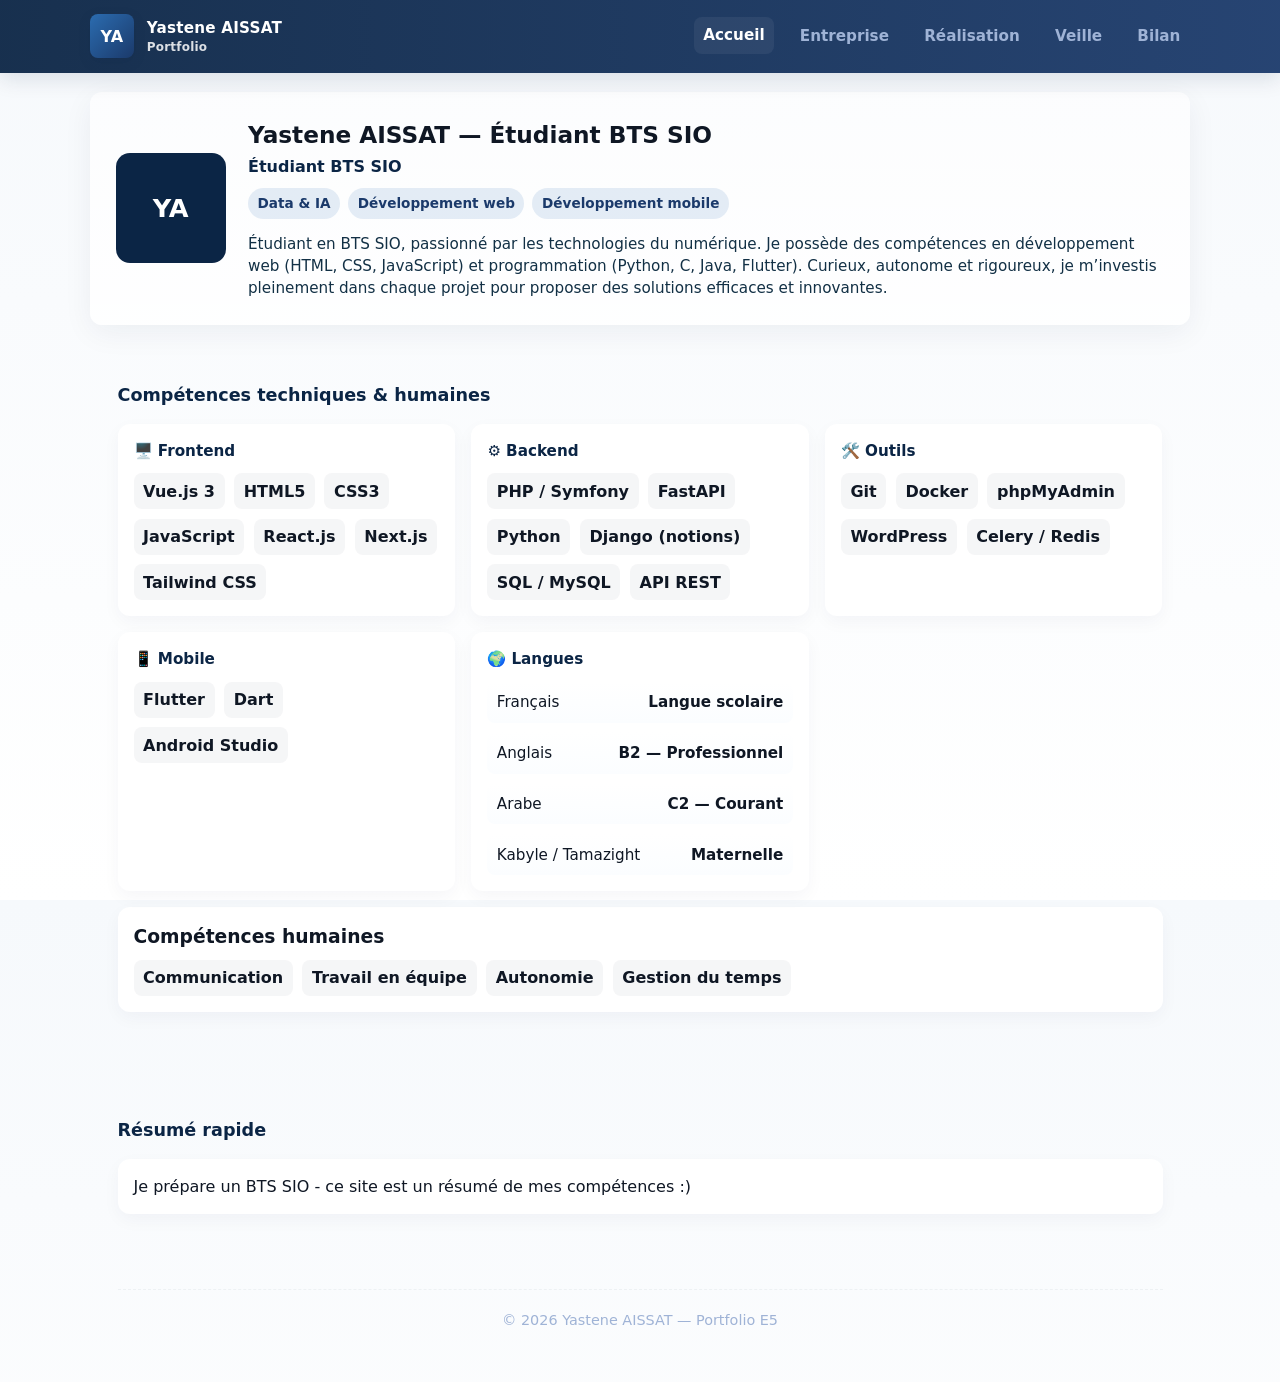
<file: index.html>
<!doctype html>
<html lang="fr">
<head>
  <meta charset="utf-8" />
  <meta name="viewport" content="width=device-width,initial-scale=1" />
  <title>Portfolio — Accueil</title>
  <link rel="stylesheet" href="style.css">
</head>
<body>
  <nav class="navbar" role="navigation" aria-label="main navigation">
    <div class="nav-inner">
      <div class="brand">
        <div class="logo">YA</div>
        <div>
          <div style="font-size:0.95rem">Yastene AISSAT</div>
          <div style="font-size:0.75rem;color:rgba(255,255,255,0.85)">Portfolio</div>
        </div>
      </div>

      <div class="nav-links" role="menubar">
        <a href="index.html" class="active">Accueil</a>
        <a href="entreprise.html">Entreprise</a>
        <a href="realisations.html">Réalisation</a>
        <a href="veille.html">Veille</a>
        <a href="bilan.html">Bilan</a>
      </div>
    </div>
  </nav>

  <main class="hero container">
    <div class="hero-card">
      <div class="avatar">YA</div>
      <div class="hero-info">
        <h1>Yastene AISSAT — Étudiant BTS SIO</h1>
        <p class="lead">Étudiant BTS SIO</p>

        <div class="chips" aria-hidden="true">
          <span class="chip">Data & IA</span>
          <span class="chip">Développement web</span>
          <span class="chip">Développement mobile</span>
        </div>

        <div style="margin-top:0.9rem;font-size:0.95rem;color:#123045">
          <p> Étudiant en BTS SIO, passionné par les technologies du numérique. Je possède des compétences en développement web (HTML, CSS, JavaScript) et programmation (Python, C, Java, Flutter). Curieux, autonome et rigoureux, je m’investis pleinement dans chaque projet pour proposer des solutions efficaces et innovantes.</p>
        </div>
      </div>
    </div>

    <div class="section container" style="margin-top:1.1rem">
      <h2>Compétences techniques & humaines</h2>
      <div style="margin-top:0.6rem;display:grid;grid-template-columns:repeat(3,1fr);gap:1rem" class="skills-grid">

        <div class="card">
          <h3 style="margin-bottom:0.7rem;color:var(--navy);font-size:0.95rem">🖥️ Frontend</h3>
          <div class="kv">
            <div class="item">Vue.js 3</div>
            <div class="item">HTML5</div>
            <div class="item">CSS3</div>
            <div class="item">JavaScript</div>
            <div class="item">React.js</div>
            <div class="item">Next.js</div>
            <div class="item">Tailwind CSS</div>
          </div>
        </div>

        <div class="card">
          <h3 style="margin-bottom:0.7rem;color:var(--navy);font-size:0.95rem">⚙️ Backend</h3>
          <div class="kv">
            <div class="item">PHP / Symfony</div>
            <div class="item">FastAPI</div>
            <div class="item">Python</div>
            <div class="item">Django (notions)</div>
            <div class="item">SQL / MySQL</div>
            <div class="item">API REST</div>
          </div>
        </div>

        <div class="card">
          <h3 style="margin-bottom:0.7rem;color:var(--navy);font-size:0.95rem">🛠️ Outils</h3>
          <div class="kv">
            <div class="item">Git</div>
            <div class="item">Docker</div>
            <div class="item">phpMyAdmin</div>
            <div class="item">WordPress</div>
            <div class="item">Celery / Redis</div>
          </div>
        </div>

        <div class="card">
          <h3 style="margin-bottom:0.7rem;color:var(--navy);font-size:0.95rem">📱 Mobile</h3>
          <div class="kv">
            <div class="item">Flutter</div>
            <div class="item">Dart</div>
            <div class="item">Android Studio</div>
          </div>
        </div>
        <div class="card">
          <h3 style="margin-bottom:0.7rem;color:var(--navy);font-size:0.95rem">🌍 Langues</h3>
          <div class="info-list">
            <div class="info-item"><span>Français</span><strong>Langue scolaire</strong></div>
            <div class="info-item"><span>Anglais</span><strong>B2 — Professionnel</strong></div>
            <div class="info-item"><span>Arabe</span><strong>C2 — Courant</strong></div>
            <div class="info-item"><span>Kabyle / Tamazight</span><strong>Maternelle</strong></div>
          </div>
        </div>

      </div>

      <div class="card" style="margin-top:1rem">
        <h3>Compétences humaines</h3>
        <div style="margin-top:0.6rem" class="kv">
          <div class="item">Communication</div>
          <div class="item">Travail en équipe</div>
          <div class="item">Autonomie</div>
          <div class="item">Gestion du temps</div>
        </div>
      </div>
    </div>

    <div class="section container">
      <h2>Résumé rapide</h2>
      <div class="card" style="margin-top:0.6rem">
        <p>Je prépare un BTS SIO - ce site est un résumé de mes compétences :)</p>
      </div>
    </div>

    <div class="footer container">
      © <span id="year"></span> Yastene AISSAT — Portfolio E5
    </div>
  </main>
  

  <script>
    document.getElementById('year').textContent = new Date().getFullYear();
  </script>
</body>
</html>
</file>
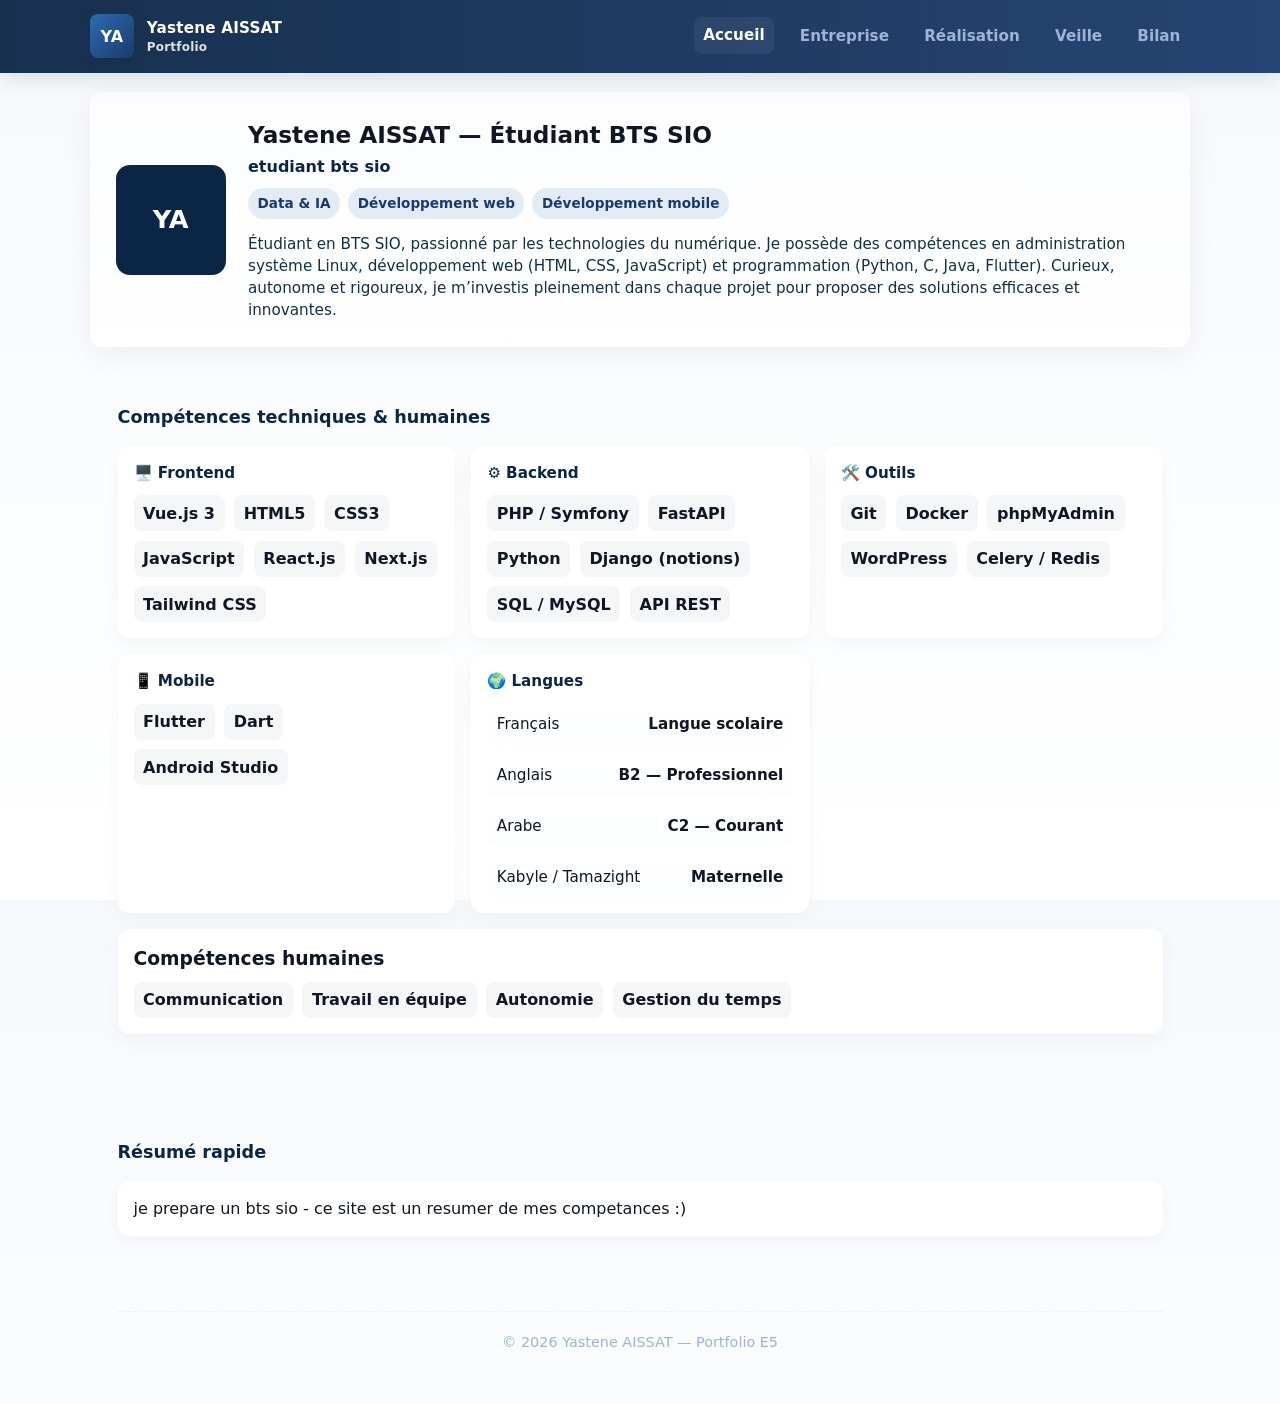
<file: Portfolio-main/index.html>
<!doctype html>
<html lang="fr">
<head>
  <meta charset="utf-8" />
  <meta name="viewport" content="width=device-width,initial-scale=1" />
  <title>Portfolio — Accueil</title>
  <link rel="stylesheet" href="style.css">
</head>
<body>
  <nav class="navbar" role="navigation" aria-label="main navigation">
    <div class="nav-inner">
      <div class="brand">
        <div class="logo">YA</div>
        <div>
          <div style="font-size:0.95rem">Yastene AISSAT</div>
          <div style="font-size:0.75rem;color:rgba(255,255,255,0.85)">Portfolio</div>
        </div>
      </div>

      <div class="nav-links" role="menubar">
        <a href="index.html" class="active">Accueil</a>
        <a href="entreprise.html">Entreprise</a>
        <a href="realisations.html">Réalisation</a>
        <a href="veille.html">Veille</a>
        <a href="bilan.html">Bilan</a>
      </div>
    </div>
  </nav>

  <main class="hero container">
    <div class="hero-card">
      <div class="avatar">YA</div>
      <div class="hero-info">
        <h1>Yastene AISSAT — Étudiant BTS SIO</h1>
        <p class="lead">etudiant bts sio  </p>

        <div class="chips" aria-hidden="true">
          <span class="chip">Data & IA</span>
          <span class="chip">Développement web</span>
          <span class="chip">Développement mobile</span>
        </div>

        <div style="margin-top:0.9rem;font-size:0.95rem;color:#123045">
          <p> Étudiant en BTS SIO, passionné par les technologies du numérique. Je possède des compétences en administration système Linux, développement web (HTML, CSS, JavaScript) et programmation (Python, C, Java, Flutter). Curieux, autonome et rigoureux, je m’investis pleinement dans chaque projet pour proposer des solutions efficaces et innovantes.</p>
        </div>
      </div>
    </div>

    <div class="section container" style="margin-top:1.1rem">
      <h2>Compétences techniques & humaines</h2>
      <div style="margin-top:0.6rem;display:grid;grid-template-columns:repeat(3,1fr);gap:1rem" class="skills-grid">

        <div class="card">
          <h3 style="margin-bottom:0.7rem;color:var(--navy);font-size:0.95rem">🖥️ Frontend</h3>
          <div class="kv">
            <div class="item">Vue.js 3</div>
            <div class="item">HTML5</div>
            <div class="item">CSS3</div>
            <div class="item">JavaScript</div>
            <div class="item">React.js</div>
            <div class="item">Next.js</div>
            <div class="item">Tailwind CSS</div>
          </div>
        </div>

        <div class="card">
          <h3 style="margin-bottom:0.7rem;color:var(--navy);font-size:0.95rem">⚙️ Backend</h3>
          <div class="kv">
            <div class="item">PHP / Symfony</div>
            <div class="item">FastAPI</div>
            <div class="item">Python</div>
            <div class="item">Django (notions)</div>
            <div class="item">SQL / MySQL</div>
            <div class="item">API REST</div>
          </div>
        </div>

        <div class="card">
          <h3 style="margin-bottom:0.7rem;color:var(--navy);font-size:0.95rem">🛠️ Outils</h3>
          <div class="kv">
            <div class="item">Git</div>
            <div class="item">Docker</div>
            <div class="item">phpMyAdmin</div>
            <div class="item">WordPress</div>
            <div class="item">Celery / Redis</div>
          </div>
        </div>

        <div class="card">
          <h3 style="margin-bottom:0.7rem;color:var(--navy);font-size:0.95rem">📱 Mobile</h3>
          <div class="kv">
            <div class="item">Flutter</div>
            <div class="item">Dart</div>
            <div class="item">Android Studio</div>
          </div>
        </div>
        <div class="card">
          <h3 style="margin-bottom:0.7rem;color:var(--navy);font-size:0.95rem">🌍 Langues</h3>
          <div class="info-list">
            <div class="info-item"><span>Français</span><strong>Langue scolaire</strong></div>
            <div class="info-item"><span>Anglais</span><strong>B2 — Professionnel</strong></div>
            <div class="info-item"><span>Arabe</span><strong>C2 — Courant</strong></div>
            <div class="info-item"><span>Kabyle / Tamazight</span><strong>Maternelle</strong></div>
          </div>
        </div>

      </div>

      <div class="card" style="margin-top:1rem">
        <h3>Compétences humaines</h3>
        <div style="margin-top:0.6rem" class="kv">
          <div class="item">Communication</div>
          <div class="item">Travail en équipe</div>
          <div class="item">Autonomie</div>
          <div class="item">Gestion du temps</div>
        </div>
      </div>
    </div>

    <div class="section container">
      <h2>Résumé rapide</h2>
      <div class="card" style="margin-top:0.6rem">
        <p>je prepare un bts sio - ce site est un resumer de mes competances    :) </p>
        
      </div>
    </div>

    <div class="footer container">
      © <span id="year"></span> Yastene AISSAT — Portfolio E5
    </div>
  </main>
  

  <script>
    document.getElementById('year').textContent = new Date().getFullYear();
  </script>
</body>
</html>
</file>
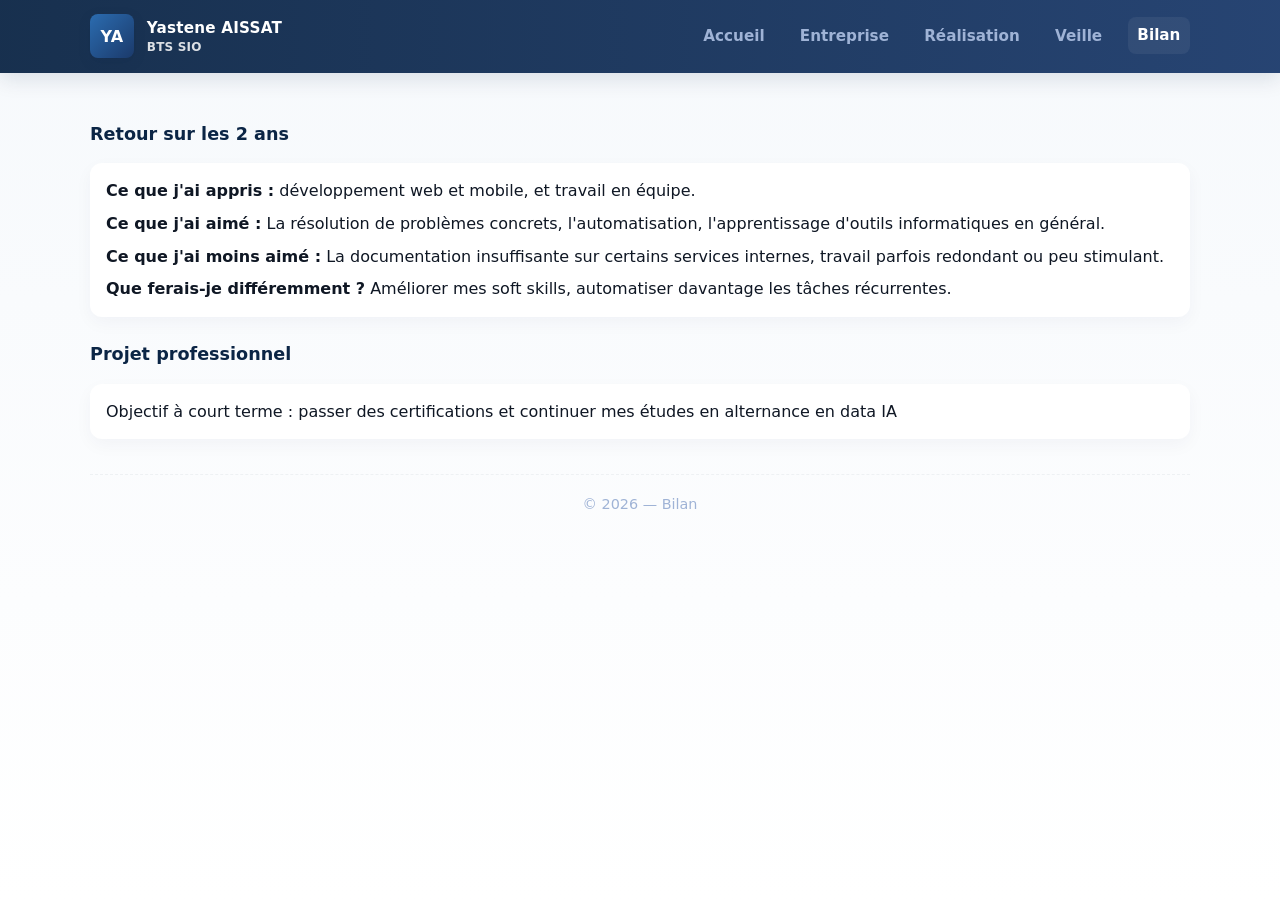
<file: bilan.html>
<!doctype html>
<html lang="fr">
<head>
  <meta charset="utf-8" />
  <meta name="viewport" content="width=device-width,initial-scale=1" />
  <title>Portfolio — Bilan</title>
  <link rel="stylesheet" href="style.css">
</head>
<body>
  <nav class="navbar">
    <div class="nav-inner">
      <div class="brand">
        <div class="logo">YA</div>
        <div><div style="font-size:0.95rem">Yastene AISSAT</div><div style="font-size:0.75rem;color:rgba(255,255,255,0.85)">BTS SIO</div></div>
      </div>

      <div class="nav-links">
        <a href="index.html">Accueil</a>
        <a href="entreprise.html">Entreprise</a>
        <a href="realisations.html">Réalisation</a>
        <a href="veille.html">Veille</a>
        <a href="bilan.html" class="active">Bilan</a>
      </div>
    </div>
  </nav>

  <main class="container" style="padding-top:96px">
    <div class="section">
      <h2>Retour sur les 2 ans</h2>
      <div class="card" style="margin-top:0.6rem">
        <p><strong>Ce que j'ai appris :</strong> développement web et mobile, et travail en équipe.</p>

        <p style="margin-top:0.6rem"><strong>Ce que j'ai aimé :</strong> La résolution de problèmes concrets, l'automatisation, l'apprentissage d'outils informatiques en général.</p>

        <p style="margin-top:0.6rem"><strong>Ce que j'ai moins aimé :</strong> La documentation insuffisante sur certains services internes, travail parfois redondant ou peu stimulant.</p>

        <p style="margin-top:0.6rem"><strong>Que ferais-je différemment ?</strong> Améliorer mes soft skills, automatiser davantage les tâches récurrentes.</p>
      </div>
    </div>

    <div class="section">
      <h2>Projet professionnel</h2>
      <div class="card" style="margin-top:0.6rem">
        <p>Objectif à court terme : passer des certifications et continuer mes études en alternance en data IA </p>
      </div>
    </div>

    <div class="footer">
      © <span id="year5"></span> — Bilan
    </div>
  </main>

  <script>document.getElementById('year5').textContent = new Date().getFullYear();</script>
</body>
</html>
</file>
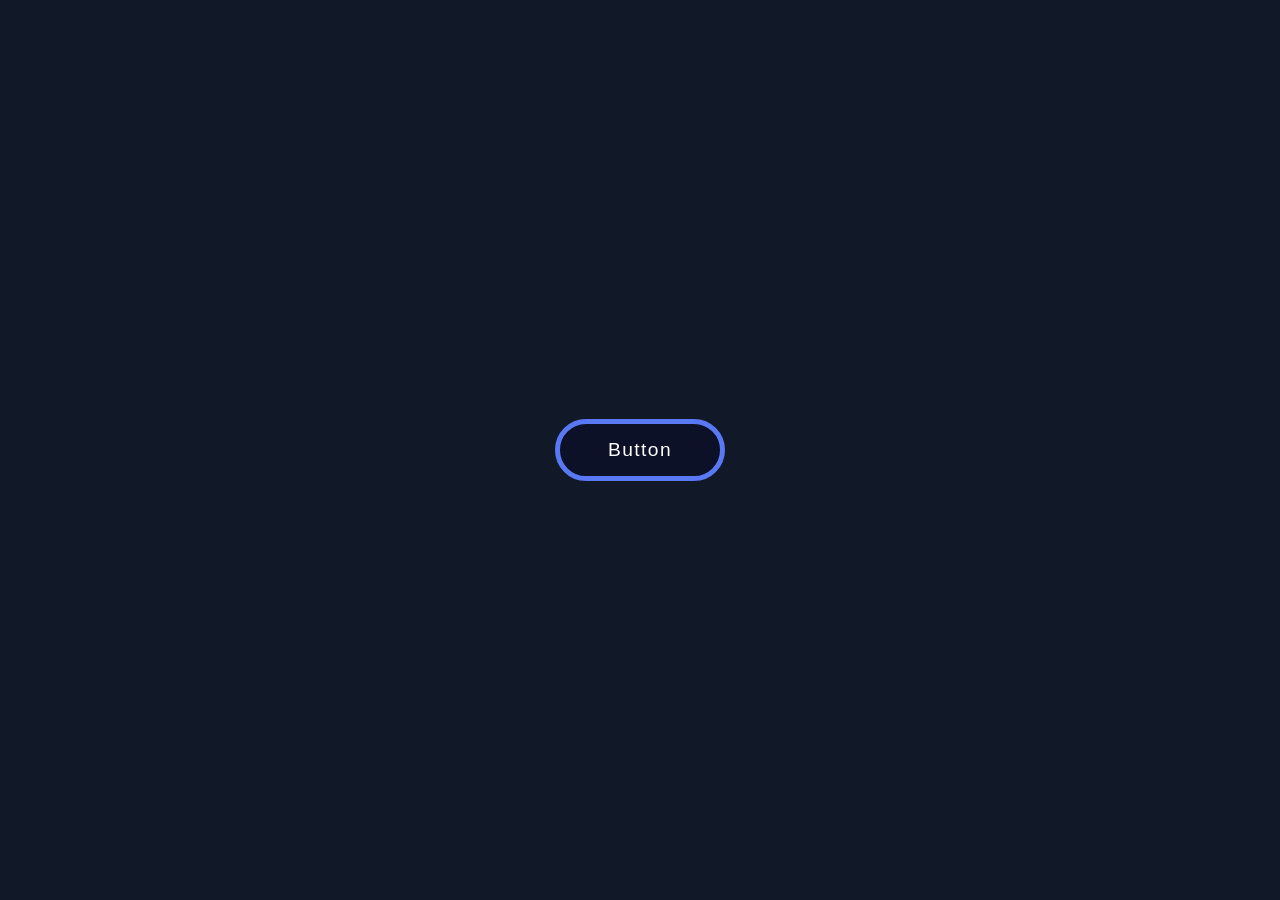
<file: buzer.html>
﻿<!DOCTYPE html>
<html lang="en">
<head>
  <meta charset="UTF-8" />
  <meta name="viewport" content="width=device-width, initial-scale=1.0" />
  <title>Voltage Button</title>
  <style>
    body {
      display: flex;
      align-items: center;
      justify-content: center;
      min-height: 100vh;
      margin: 0;
      background: #111827;
    }

    .voltage-button {
      position: relative;
      display: inline-block;
    }

    .voltage-button button {
      color: white;
      background: #0D1127;
      padding: 1rem 3rem;
      border-radius: 5rem;
      border: 5px solid #5978F3;
      font-size: 1.2rem;
      line-height: 1em;
      letter-spacing: 0.075em;
      transition: background 0.3s;
      z-index: 1;
      position: relative;
    }

    .voltage-button button:hover {
      cursor: pointer;
      background: #0F1C53;
    }

    .voltage-button button:hover + svg,
    .voltage-button button:hover + svg + .dots {
      opacity: 1;
    }

    .voltage-button svg {
      display: block;
      position: absolute;
      top: -0.75em;
      left: -0.25em;
      width: calc(100% + 0.5em);
      height: calc(100% + 1.5em);
      pointer-events: none;
      opacity: 0;
      transition: opacity 0.4s;
      transition-delay: 0.1s;
      z-index: 0;
    }

    .voltage-button svg path {
      stroke-dasharray: 100;
      filter: url("#glow");
    }

    .voltage-button svg path.line-1 {
      stroke: #f6de8d;
      stroke-dashoffset: 0;
      animation: spark-1 3s linear infinite;
    }

    .voltage-button svg path.line-2 {
      stroke: #6bfeff;
      stroke-dashoffset: 500;
      animation: spark-2 3s linear infinite;
    }

    .voltage-button .dots {
      opacity: 0;
      transition: opacity 0.3s;
      transition-delay: 0.4s;
      position: absolute;
      inset: 0;
      pointer-events: none;
    }

    .voltage-button .dots .dot {
      width: 1rem;
      height: 1rem;
      background: white;
      border-radius: 100%;
      position: absolute;
      opacity: 0;
    }

    .voltage-button .dots .dot-1 {
      top: 0;
      left: 20%;
      animation: fly-up 3s linear infinite;
    }

    .voltage-button .dots .dot-2 {
      top: 0;
      left: 55%;
      animation: fly-up 3s linear infinite;
      animation-delay: 0.5s;
    }

    .voltage-button .dots .dot-3 {
      top: 0;
      left: 80%;
      animation: fly-up 3s linear infinite;
      animation-delay: 1s;
    }

    .voltage-button .dots .dot-4 {
      bottom: 0;
      left: 30%;
      animation: fly-down 3s linear infinite;
      animation-delay: 2.5s;
    }

    .voltage-button .dots .dot-5 {
      bottom: 0;
      left: 65%;
      animation: fly-down 3s linear infinite;
      animation-delay: 1.5s;
    }

    @keyframes spark-1 {
      to { stroke-dashoffset: -1000; }
    }

    @keyframes spark-2 {
      to { stroke-dashoffset: -500; }
    }

    @keyframes fly-up {
      0% { opacity: 0; transform: translateY(0) scale(0.2); }
      5% { opacity: 1; transform: translateY(-1.5rem) scale(0.4); }
      10%, 100% { opacity: 0; transform: translateY(-3rem) scale(0.2); }
    }

    @keyframes fly-down {
      0% { opacity: 0; transform: translateY(0) scale(0.2); }
      5% { opacity: 1; transform: translateY(1.5rem) scale(0.4); }
      10%, 100% { opacity: 0; transform: translateY(3rem) scale(0.2); }
    }
  </style>
</head>
<body>
  <!-- From Uiverse.io by Pradeepsaranbishnoi -->
  <div class="voltage-button">
    <button>Button</button>
    <svg version="1.1" xmlns="http://www.w3.org/2000/svg" x="0px" y="0px" viewBox="0 0 234.6 61.3" preserveAspectRatio="none" xml:space="preserve">
      <filter id="glow">
        <feGaussianBlur class="blur" result="coloredBlur" stdDeviation="2" />
        <feTurbulence type="fractalNoise" baseFrequency="0.075" numOctaves="0.3" result="turbulence" />
        <feDisplacementMap in="SourceGraphic" in2="turbulence" scale="30" xChannelSelector="R" yChannelSelector="G" result="displace" />
        <feMerge>
          <feMergeNode in="coloredBlur" />
          <feMergeNode in="coloredBlur" />
          <feMergeNode in="coloredBlur" />
          <feMergeNode in="displace" />
          <feMergeNode in="SourceGraphic" />
        </feMerge>
      </filter>
      <path class="voltage line-1" d="m216.3 51.2c-3.7 0-3.7-1.1-7.3-1.1-3.7 0-3.7 6.8-7.3 6.8-3.7 0-3.7-4.6-7.3-4.6-3.7 0-3.7 3.6-7.3 3.6-3.7 0-3.7-0.9-7.3-0.9-3.7 0-3.7-2.7-7.3-2.7-3.7 0-3.7 7.8-7.3 7.8-3.7 0-3.7-4.9-7.3-4.9-3.7 0-3.7-7.8-7.3-7.8-3.7 0-3.7-1.1-7.3-1.1-3.7 0-3.7 3.1-7.3 3.1-3.7 0-3.7 10.9-7.3 10.9-3.7 0-3.7-12.5-7.3-12.5-3.7 0-3.7 4.6-7.3 4.6-3.7 0-3.7 4.5-7.3 4.5-3.7 0-3.7 3.6-7.3 3.6-3.7 0-3.7-10-7.3-10-3.7 0-3.7-0.4-7.3-0.4-3.7 0-3.7 2.3-7.3 2.3-3.7 0-3.7 7.1-7.3 7.1-3.7 0-3.7-11.2-7.3-11.2-3.7 0-3.7 3.5-7.3 3.5-3.7 0-3.7 3.6-7.3 3.6-3.7 0-3.7-2.9-7.3-2.9-3.7 0-3.7 8.4-7.3 8.4-3.7 0-3.7-14.6-7.3-14.6-3.7 0-3.7 5.8-7.3 5.8-2.2 0-3.8-0.4-5.5-1.5-1.8-1.1-1.8-2.9-2.9-4.8-1-1.8 1.9-2.7 1.9-4.8 0-3.4-2.1-3.4-2.1-6.8s-9.9-3.4-9.9-6.8 8-3.4 8-6.8c0-2.2 2.1-2.4 3.1-4.2 1.1-1.8 0.2-3.9 2-5 1.8-1 3.1-7.9 5.3-7.9 3.7 0 3.7 0.9 7.3 0.9 3.7 0 3.7 6.7 7.3 6.7 3.7 0 3.7-1.8 7.3-1.8 3.7 0 3.7-0.6 7.3-0.6 3.7 0 3.7-7.8 7.3-7.8h7.3c3.7 0 3.7 4.7 7.3 4.7 3.7 0 3.7-1.1 7.3-1.1 3.7 0 3.7 11.6 7.3 11.6 3.7 0 3.7-2.6 7.3-2.6 3.7 0 3.7-12.9 7.3-12.9 3.7 0 3.7 10.9 7.3 10.9 3.7 0 3.7 1.3 7.3 1.3 3.7 0 3.7-8.7 7.3-8.7 3.7 0 3.7 11.5 7.3 11.5 3.7 0 3.7-1.4 7.3-1.4 3.7 0 3.7-2.6 7.3-2.6 3.7 0 3.7-5.8 7.3-5.8 3.7 0 3.7-1.3 7.3-1.3 3.7 0 3.7 6.6 7.3 6.6s3.7-9.3 7.3-9.3c3.7 0 3.7 0.2 7.3 0.2 3.7 0 3.7 8.5 7.3 8.5 3.7 0 3.7 0.2 7.3 0.2 3.7 0 3.7-1.5 7.3-1.5 3.7 0 3.7 1.6 7.3 1.6s3.7-5.1 7.3-5.1c2.2 0 0.6 9.6 2.4 10.7s4.1-2 5.1-0.1c1 1.8 10.3 2.2 10.3 4.3 0 3.4-10.7 3.4-10.7 6.8s1.2 3.4 1.2 6.8 1.9 3.4 1.9 6.8c0 2.2 7.2 7.7 6.2 9.5-1.1 1.8-12.3-6.5-14.1-5.5-1.7 0.9-0.1 6.2-2.2 6.2z" fill="transparent" stroke="#fff" />
      <path class="voltage line-2" d="m216.3 52.1c-3 0-3-0.5-6-0.5s-3 3-6 3-3-2-6-2-3 1.6-6 1.6-3-0.4-6-0.4-3-1.2-6-1.2-3 3.4-6 3.4-3-2.2-6-2.2-3-3.4-6-3.4-3-0.5-6-0.5-3 1.4-6 1.4-3 4.8-6 4.8-3-5.5-6-5.5-3 2-6 2-3 2-6 2-3 1.6-6 1.6-3-4.4-6-4.4-3-0.2-6-0.2-3 1-6 1-3 3.1-6 3.1-3-4.9-6-4.9-3 1.5-6 1.5-3 1.6-6 1.6-3-1.3-6-1.3-3 3.7-6 3.7-3-6.4-6-6.4-3 2.5-6 2.5h-6c-3 0-3-0.6-6-0.6s-3-1.4-6-1.4-3 0.9-6 0.9-3 4.3-6 4.3-3-3.5-6-3.5c-2.2 0-3.4-1.3-5.2-2.3-1.8-1.1-3.6-1.5-4.6-3.3s-4.4-3.5-4.4-5.7c0-3.4 0.4-3.4 0.4-6.8s2.9-3.4 2.9-6.8-0.8-3.4-0.8-6.8c0-2.2 0.3-4.2 1.3-5.9 1.1-1.8 0.8-6.2 2.6-7.3 1.8-1 5.5-2 7.7-2 3 0 3 2 6 2s3-0.5 6-0.5 3 5.1 6 5.1 3-1.1 6-1.1 3-5.6 6-5.6 3 4.8 6 4.8 3 0.6 6 0.6 3-3.8 6-3.8 3 5.1 6 5.1 3-0.6 6-0.6 3-1.2 6-1.2 3-2.6 6-2.6 3-0.6 6-0.6 3 2.9 6 2.9 3-4.1 6-4.1 3 0.1 6 0.1 3 3.7 6 3.7 3 0.1 6 0.1 3-0.6 6-0.6 3 0.7 6 0.7 3-2.2 6-2.2 3 4.4 6 4.4 3-1.7 6-1.7 3-4 6-4 3 4.7 6 4.7 3-0.5 6-0.5 3-0.8 6-0.8 3-3.8 6-3.8 3 6.3 6 6.3 3-4.8 6-4.8 3 1.9 6 1.9 3-1.9 6-1.9 3 1.3 6 1.3c2.2 0 5-0.5 6.7 0.5 1.8 1.1 2.4 4 3.5 5.8 1 1.8 0.3 3.7 0.3 5.9 0 3.4 3.4 3.4 3.4 6.8s-3.3 3.4-3.3 6.8 4 3.4 4 6.8c0 2.2-6 2.7-7 4.4-1.1 1.8 1.1 6.7-0.7 7.7-1.6 0.8-4.7-1.1-6.8-1.1z" fill="transparent" stroke="#fff" />
    </svg>
    <div class="dots">
      <div class="dot dot-1"></div>
      <div class="dot dot-2"></div>
      <div class="dot dot-3"></div>
      <div class="dot dot-4"></div>
      <div class="dot dot-5"></div>
    </div>
  </div>
</body>
</html>
</file>
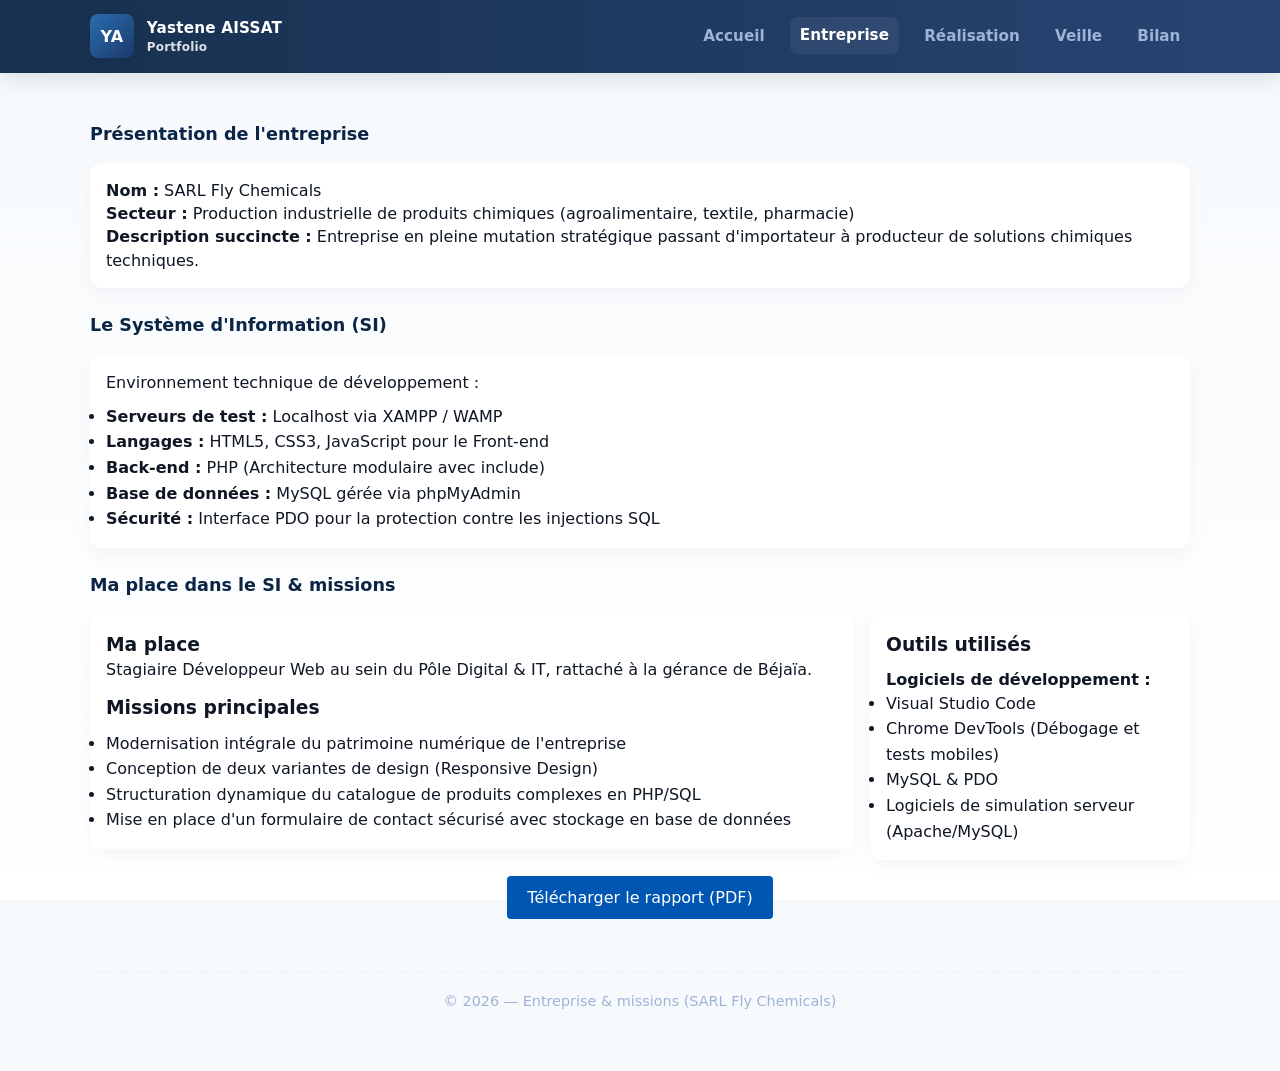
<file: entreprise.html>
<!doctype html>
<html lang="fr">
<head>
  <meta charset="utf-8" />
  <meta name="viewport" content="width=device-width,initial-scale=1" />
  <title>Portfolio — Entreprise</title>
  <link rel="stylesheet" href="style.css">
</head>
<body>
  <nav class="navbar" role="navigation">
    <div class="nav-inner">
      <div class="brand">
        <div class="logo">YA</div>
        <div>
          <div style="font-size:0.95rem">Yastene AISSAT</div>
          <div style="font-size:0.75rem;color:rgba(255,255,255,0.85)">Portfolio</div>
        </div>
      </div>

      <div class="nav-links">
        <a href="index.html">Accueil</a>
        <a href="entreprise.html" class="active">Entreprise</a>
        <a href="realisations.html">Réalisation</a>
        <a href="veille.html">Veille</a>
        <a href="bilan.html">Bilan</a>
      </div>
    </div>
  </nav>

  <main class="container" style="padding-top:96px;">
    <div class="section">
      <h2>Présentation de l'entreprise</h2>
      <div class="card" style="margin-top:0.6rem">
        <p><strong>Nom :</strong> SARL Fly Chemicals </p>
        <p><strong>Secteur :</strong> Production industrielle de produits chimiques (agroalimentaire, textile, pharmacie) </p>
        <p><strong>Description succincte :</strong> Entreprise en pleine mutation stratégique passant d'importateur à producteur de solutions chimiques techniques.</p>
      </div>
    </div>

    <div class="section">
      <h2>Le Système d'Information (SI)</h2>
      <div class="card" style="margin-top:0.6rem">
        <p>Environnement technique de développement :</p>
        <ul style="margin-top:0.6rem;line-height:1.6">
          <li><strong>Serveurs de test :</strong> Localhost via XAMPP / WAMP </li>
          <li><strong>Langages :</strong> HTML5, CSS3, JavaScript pour le Front-end </li>
          <li><strong>Back-end :</strong> PHP (Architecture modulaire avec include) </li>
          <li><strong>Base de données :</strong> MySQL gérée via phpMyAdmin </li>
          <li><strong>Sécurité :</strong> Interface PDO pour la protection contre les injections SQL </li>
        </ul>
      </div>
    </div>

    <div class="section">
      <h2>Ma place dans le SI & missions</h2>
      <div class="grid-2" style="margin-top:0.6rem">
        <div class="card">
          <h3>Ma place</h3>
          <p>Stagiaire Développeur Web au sein du Pôle Digital & IT, rattaché à la gérance de Béjaïa.</p>

          <h3 style="margin-top:0.8rem">Missions principales</h3>
          <ul style="margin-top:0.6rem;line-height:1.6">
            <li>Modernisation intégrale du patrimoine numérique de l'entreprise </li>
            <li>Conception de deux variantes de design (Responsive Design) </li>
            <li>Structuration dynamique du catalogue de produits complexes en PHP/SQL </li>
            <li>Mise en place d'un formulaire de contact sécurisé avec stockage en base de données</li>
          </ul>
        </div>

        <aside class="card">
          <h3>Outils utilisés</h3>
          <div style="margin-top:0.6rem">
            <p><strong>Logiciels de développement :</strong></p>
            <ul style="line-height:1.6">
              <li>Visual Studio Code </li>
              <li>Chrome DevTools (Débogage et tests mobiles) </li>
              <li>MySQL & PDO </li>
              <li>Logiciels de simulation serveur (Apache/MySQL) </li>
            </ul>
          </div>
        </aside>
      </div>
    </div>


        <div style="padding: 1rem; text-align: center;">
          <a href="rapport de stage.pdf" download style="text-decoration: none; color: white; background: #0056b3; padding: 10px 20px; border-radius: 4px; display: inline-block;">
            Télécharger le rapport (PDF)
          </a>
        </div>
      </div>
    </div>

    <div class="footer">
      © <span id="year2"></span> — Entreprise & missions (SARL Fly Chemicals)
    </div>
  </main>

  <script>document.getElementById('year2').textContent = new Date().getFullYear();</script>
  
</body>
</html>
</file>
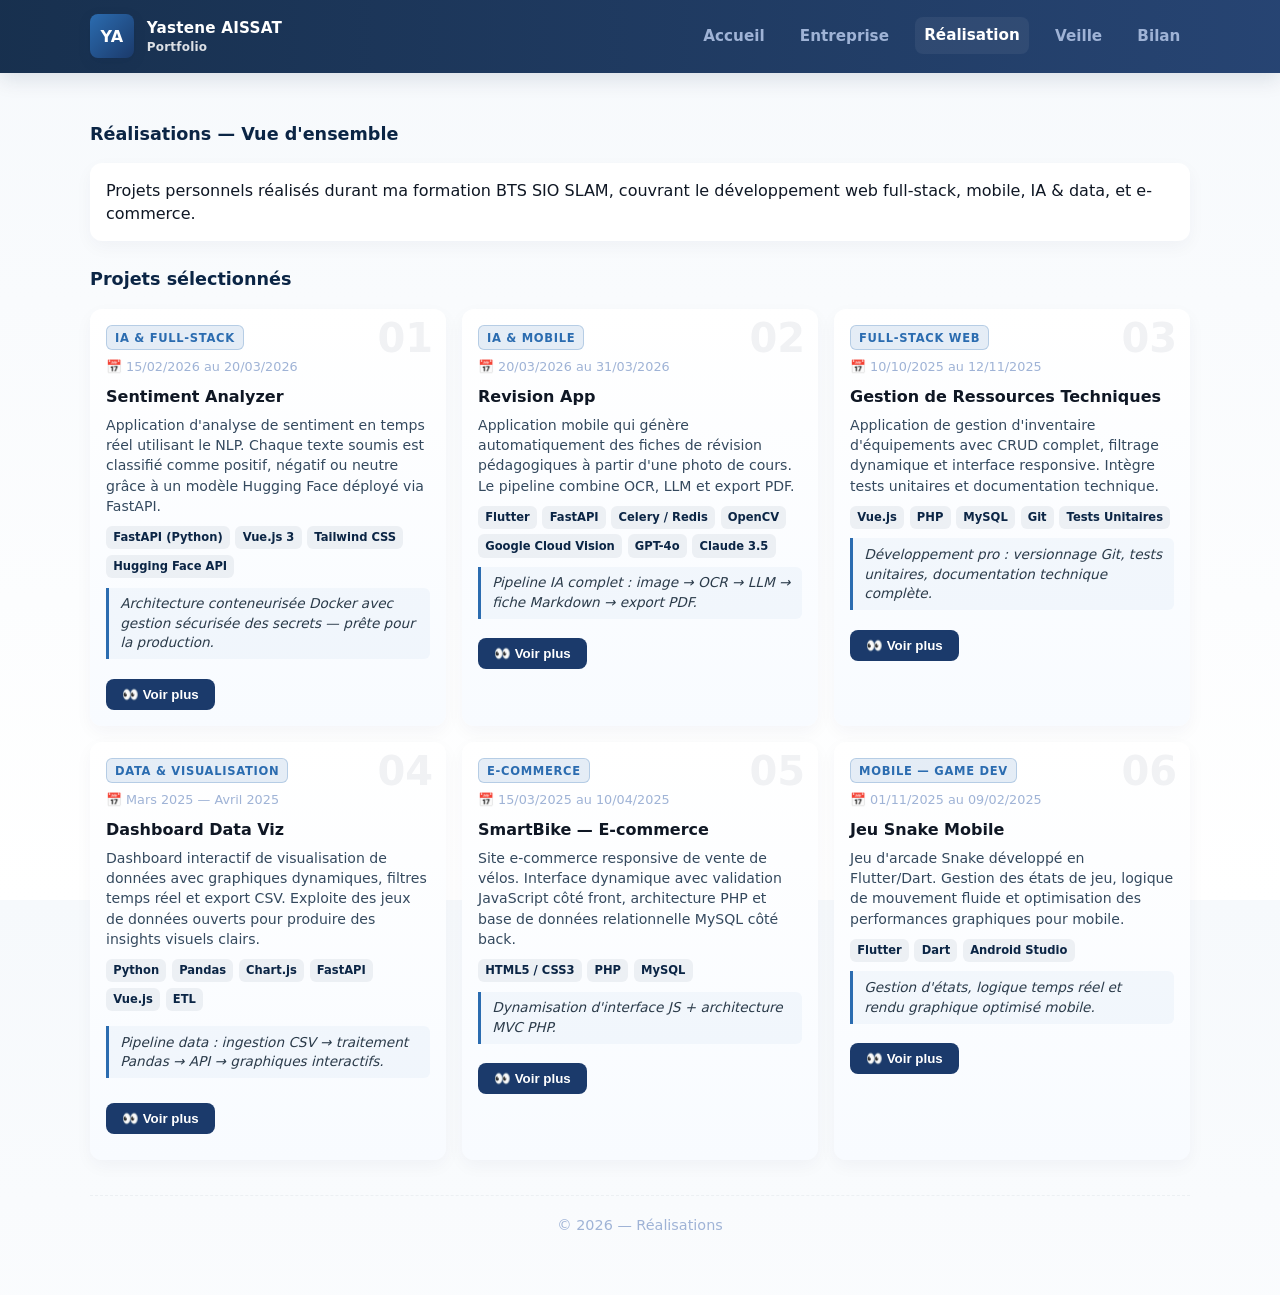
<file: realisations.html>
<!doctype html>
<html lang="fr">
<head>
  <meta charset="utf-8" />
  <meta name="viewport" content="width=device-width,initial-scale=1" />
  <title>Portfolio — Réalisations</title>
  <link rel="stylesheet" href="style.css">
  <style>
    .project-badge {
      display: inline-block;
      font-size: 0.72rem;
      font-weight: 700;
      letter-spacing: 0.06em;
      text-transform: uppercase;
      background: rgba(43,108,176,0.12);
      color: var(--accent);
      border: 1px solid rgba(43,108,176,0.25);
      border-radius: 6px;
      padding: 0.2rem 0.5rem;
      margin-bottom: 0.5rem;
    }
    .project-date {
      font-size: 0.8rem;
      color: var(--muted);
      margin-bottom: 0.5rem;
      display: flex;
      align-items: center;
      gap: 0.3rem;
    }
    .project-tags {
      display: flex;
      flex-wrap: wrap;
      gap: 0.35rem;
      margin: 0.6rem 0;
    }
    .project-tag {
      font-size: 0.72rem;
      font-weight: 600;
      background: rgba(11,37,69,0.06);
      color: var(--navy);
      border-radius: 6px;
      padding: 0.2rem 0.45rem;
    }
    .project-quote {
      border-left: 3px solid var(--accent);
      padding: 0.4rem 0.7rem;
      font-style: italic;
      font-size: 0.85rem;
      color: #2b3b4a;
      margin: 0.6rem 0;
      background: rgba(43,108,176,0.04);
      border-radius: 0 6px 6px 0;
    }
    .project-num {
      position: absolute;
      top: 0.6rem;
      right: 0.8rem;
      font-size: 2.5rem;
      font-weight: 900;
      color: rgba(11,37,69,0.06);
      line-height: 1;
      pointer-events: none;
    }
    .project {
      position: relative;
      overflow: hidden;
    }
    .projects {
      display: grid;
      grid-template-columns: repeat(3, 1fr);
      gap: 1rem;
    }
    @media(max-width:900px){.projects{grid-template-columns:repeat(2,1fr)}}
    @media(max-width:600px){.projects{grid-template-columns:1fr}}
  </style>
</head>
<body>
  <nav class="navbar" role="navigation">
    <div class="nav-inner">
      <div class="brand">
        <div class="logo">YA</div>
        <div><div style="font-size:0.95rem">Yastene AISSAT</div><div style="font-size:0.75rem;color:rgba(255,255,255,0.85)">Portfolio</div></div>
      </div>
      <div class="nav-links">
        <a href="index.html">Accueil</a>
        <a href="entreprise.html">Entreprise</a>
        <a href="realisations.html" class="active">Réalisation</a>
        <a href="veille.html">Veille</a>
        <a href="bilan.html">Bilan</a>
      </div>
    </div>
  </nav>

  <main class="container" style="padding-top:96px">
    <div class="section">
      <h2>Réalisations — Vue d'ensemble</h2>
      <div class="card" style="margin-top:0.6rem">
        <p>Projets personnels réalisés durant ma formation BTS SIO SLAM, couvrant le développement web full-stack, mobile, IA & data, et e-commerce.</p>
      </div>
    </div>

    <div class="section">
      <h2>Projets sélectionnés</h2>
      <div class="projects" style="margin-top:0.6rem">

        <!-- Projet 1 — Sentiment Analyzer -->
        <article class="project card">
          <span class="project-num">01</span>
          <div class="project-badge">IA & Full-Stack</div>
          <div class="project-date">📅 15/02/2026 au 20/03/2026</div>
          <h3>Sentiment Analyzer</h3>
          <p style="font-size:0.88rem;color:#34495e;margin:0.4rem 0">Application d'analyse de sentiment en temps réel utilisant le NLP. Chaque texte soumis est classifié comme positif, négatif ou neutre grâce à un modèle Hugging Face déployé via FastAPI.</p>
          <div class="project-tags">
            <span class="project-tag">FastAPI (Python)</span>
            <span class="project-tag">Vue.js 3</span>
            <span class="project-tag">Tailwind CSS</span>
            <span class="project-tag">Hugging Face API</span>
          </div>
          <div class="project-quote">Architecture conteneurisée Docker avec gestion sécurisée des secrets — prête pour la production.</div>
          <button class="voir-plus" onclick="openPopup('popup-sentiment')">👀 Voir plus</button>

          <div id="popup-sentiment" class="popup" aria-hidden="true">
            <div class="popup-content">
              <span class="close" onclick="closePopup('popup-sentiment')">&times;</span>
              <h3>Sentiment Analyzer — Aperçu complet</h3>
              <div class="project-badge">IA & Full-Stack</div>
              <p style="margin-top:0.6rem">Application d'analyse de sentiment en temps réel utilisant le NLP.</p>
              <p style="margin-top:0.6rem;font-weight:600">📅 15/02/2026 au 20/03/2026</p>
              <p style="margin-top:0.6rem;font-weight:600">Rôle : Développement complet (backend IA + frontend)</p>
              <p style="margin-top:0.6rem;font-weight:600">Projet individuel</p>
              <div class="popup-section">
                <h4>🔑 Points clés</h4>
                <ul style="text-align:left;margin-top:0.5rem;line-height:1.8;font-size:0.9rem">
                  <li>→ Analyse NLP en temps réel (Positif / Négatif / Neutre)</li>
                  <li>→ Pipeline Hugging Face Inference API</li>
                  <li>→ Variables d'environnement sécurisées</li>
                  <li>→ Architecture microservices conteneurisée</li>
                </ul>
              </div>
              <div class="popup-section">
                <h4>📸 Aperçu visuel</h4>
                <div class="popup-images">
                  <img src="images/sentiment1.png" alt="Sentiment Analyzer image 1">
                  <img src="images/sentiment2.png" alt="Sentiment Analyzer image 2">
                </div>
              </div>
            </div>
          </div>
        </article>

        <!-- Projet 2 — Revision App -->
        <article class="project card">
          <span class="project-num">02</span>
          <div class="project-badge">IA & Mobile</div>
          <div class="project-date">📅 20/03/2026 au 31/03/2026</div>
          <h3>Revision App</h3>
          <p style="font-size:0.88rem;color:#34495e;margin:0.4rem 0">Application mobile qui génère automatiquement des fiches de révision pédagogiques à partir d'une photo de cours. Le pipeline combine OCR, LLM et export PDF.</p>
          <div class="project-tags">
            <span class="project-tag">Flutter</span>
            <span class="project-tag">FastAPI</span>
            <span class="project-tag">Celery / Redis</span>
            <span class="project-tag">OpenCV</span>
            <span class="project-tag">Google Cloud Vision</span>
            <span class="project-tag">GPT-4o</span>
            <span class="project-tag">Claude 3.5</span>
          </div>
          <div class="project-quote">Pipeline IA complet : image → OCR → LLM → fiche Markdown → export PDF.</div>
          <button class="voir-plus" onclick="openPopup('popup-revision')">👀 Voir plus</button>

          <div id="popup-revision" class="popup" aria-hidden="true">
            <div class="popup-content">
              <span class="close" onclick="closePopup('popup-revision')">&times;</span>
              <h3>Revision App — Aperçu complet</h3>
              <div class="project-badge">IA & Mobile</div>
              <p style="margin-top:0.6rem">Génération automatique de fiches de révision par photo de cours.</p>
              <p style="margin-top:0.6rem;font-weight:600">📅 20/03/2026 au 31/03/2026</p>
              <p style="margin-top:0.6rem;font-weight:600">Rôle : Développement complet (mobile + backend IA)</p>
              <p style="margin-top:0.6rem;font-weight:600">Projet individuel</p>
              <div class="popup-section">
                <h4>🔑 Pipeline IA</h4>
                <p style="font-size:0.9rem;margin-top:0.4rem">Image prise en photo → OCR (Google Cloud Vision / OpenCV) → LLM (GPT-4o / Claude 3.5) → Fiche Markdown → Export PDF</p>
              </div>
              <div class="popup-section">
                <h4>📸 Aperçu visuel</h4>
                <div class="popup-images">
                  <img src="images/revision1.png" alt="Revision App image 1">
                </div>
              </div>
            </div>
          </div>
        </article>

        <!-- Projet 3 — Gestion de Ressources Techniques -->
        <article class="project card">
          <span class="project-num">03</span>
          <div class="project-badge">Full-Stack Web</div>
          <div class="project-date">📅 10/10/2025 au 12/11/2025</div>
          <h3>Gestion de Ressources Techniques</h3>
          <p style="font-size:0.88rem;color:#34495e;margin:0.4rem 0">Application de gestion d'inventaire d'équipements avec CRUD complet, filtrage dynamique et interface responsive. Intègre tests unitaires et documentation technique.</p>
          <div class="project-tags">
            <span class="project-tag">Vue.js</span>
            <span class="project-tag">PHP</span>
            <span class="project-tag">MySQL</span>
            <span class="project-tag">Git</span>
            <span class="project-tag">Tests Unitaires</span>
          </div>
          <div class="project-quote">Développement pro : versionnage Git, tests unitaires, documentation technique complète.</div>
          <button class="voir-plus" onclick="openPopup('popup-gestion')">👀 Voir plus</button>

          <div id="popup-gestion" class="popup" aria-hidden="true">
            <div class="popup-content">
              <span class="close" onclick="closePopup('popup-gestion')">&times;</span>
              <h3>Gestion de Ressources Techniques — Aperçu complet</h3>
              <div class="project-badge">Full-Stack Web</div>
              <p style="margin-top:0.6rem">Application de gestion d'inventaire avec CRUD complet et interface responsive.</p>
              <p style="margin-top:0.6rem;font-weight:600">📅 10/10/2025 au 12/11/2025</p>
              <p style="margin-top:0.6rem;font-weight:600">Rôle : Développement full-stack</p>
              <p style="margin-top:0.6rem;font-weight:600">Compétences : Vue.js, PHP, MySQL, Git, Tests unitaires</p>
              <div class="popup-section">
                <h4>📸 Aperçu visuel</h4>
                <div class="popup-images">
                </div>
              </div>
            </div>
          </div>
        </article>

        <!-- Projet 4 — Data Viz -->
        <article class="project card">
          <span class="project-num">04</span>
          <div class="project-badge">Data & Visualisation</div>
          <div class="project-date">📅 Mars 2025 — Avril 2025</div>
          <h3>Dashboard Data Viz</h3>
          <p style="font-size:0.88rem;color:#34495e;margin:0.4rem 0">Dashboard interactif de visualisation de données avec graphiques dynamiques, filtres temps réel et export CSV. Exploite des jeux de données ouverts pour produire des insights visuels clairs.</p>
          <div class="project-tags">
            <span class="project-tag">Python</span>
            <span class="project-tag">Pandas</span>
            <span class="project-tag">Chart.js</span>
            <span class="project-tag">FastAPI</span>
            <span class="project-tag">Vue.js</span>
            <span class="project-tag">ETL</span
          </div>
          <div class="project-quote">Pipeline data : ingestion CSV → traitement Pandas → API → graphiques interactifs.</div>
          <button class="voir-plus" onclick="openPopup('popup-dataviz')">👀 Voir plus</button>

          <div id="popup-dataviz" class="popup" aria-hidden="true">
            <div class="popup-content">
              <span class="close" onclick="closePopup('popup-dataviz')">&times;</span>
              <h3>Dashboard Data Viz — Aperçu complet</h3>
              <div class="project-badge">Data & Visualisation</div>
              <p style="margin-top:0.6rem">Dashboard interactif de visualisation de données avec graphiques dynamiques.</p>
              <p style="margin-top:0.6rem;font-weight:600">📅 Mars 2025 — Avril 2025</p>
              <p style="margin-top:0.6rem;font-weight:600">Rôle : Développement complet (data pipeline + frontend)</p>
              <p style="margin-top:0.6rem;font-weight:600">Projet individuel</p>
              <div class="popup-section">
                <h4>🔑 Fonctionnalités</h4>
                <ul style="text-align:left;margin-top:0.5rem;line-height:1.8;font-size:0.9rem">
                  <li>→ Graphiques interactifs (barres, lignes, camembert)</li>
                  <li>→ Filtres dynamiques par période / catégorie</li>
                  <li>→ Export des données en CSV</li>
                  <li>→ API FastAPI pour servir les données</li>
                </ul>
              </div>
              <div class="popup-section">
                <h4>📸 Aperçu visuel</h4>
                <div class="popup-images">
                  <img src="images/data1.png" alt="Dashboard Data Viz image 1">
                  <img src="images/data2.png" alt="Dashboard Data Viz image 2">
                  <img src="images/data3.png" alt="Dashboard Data Viz image 3">
                  <img src="images/data4.png" alt="Dashboard Data Viz image 4">
                </div>
              </div>
            </div>
          </div>
        </article>

        <!-- Projet 5 — SmartBike -->
        <article class="project card">
          <span class="project-num">05</span>
          <div class="project-badge">E-Commerce</div>
          <div class="project-date">📅 15/03/2025 au 10/04/2025</div>
          <h3>SmartBike — E-commerce</h3>
          <p style="font-size:0.88rem;color:#34495e;margin:0.4rem 0">Site e-commerce responsive de vente de vélos. Interface dynamique avec validation JavaScript côté front, architecture PHP et base de données relationnelle MySQL côté back.</p>
          <div class="project-tags">
            <span class="project-tag">HTML5 / CSS3</span>
            <span class="project-tag">PHP</span>
            <span class="project-tag">MySQL</span>
          </div>
          <div class="project-quote">Dynamisation d'interface JS + architecture MVC PHP.</div>
          <button class="voir-plus" onclick="openPopup('popup-smartbike')">👀 Voir plus</button>

          <div id="popup-smartbike" class="popup" aria-hidden="true">
            <div class="popup-content">
              <span class="close" onclick="closePopup('popup-smartbike')">&times;</span>
              <h3>SmartBike — Aperçu complet</h3>
              <div class="project-badge">E-Commerce</div>
              <p style="margin-top:0.6rem">Plateforme e-commerce pour la vente de vélos et accessoires.</p>
              <p style="margin-top:0.6rem;font-weight:600">📅 15/03/2025 au 10/04/2025</p>
              <p style="margin-top:0.6rem;font-weight:600">Rôle : Développement back-end et intégration</p>
              <p style="margin-top:0.6rem;font-weight:600">Compétences : PHP, SQL, HTML, CSS</p>
              <div class="popup-section">
                <h4>📸 Aperçu visuel</h4>
                <div class="popup-images">
                  <img src="images/smart1.png" alt="SmartBike image 1">
                  <img src="images/smart2.png" alt="SmartBike image 2">
                  <img src="images/smart3.png" alt="SmartBike image 3">
                  <img src="images/smart4.png" alt="SmartBike image 4">
                </div>
              </div>
            </div>
          </div>
        </article>

        <!-- Projet 6 — Jeu Snake Mobile -->
        <article class="project card">
          <span class="project-num">06</span>
          <div class="project-badge">Mobile — Game Dev</div>
          <div class="project-date">📅 01/11/2025 au 09/02/2025</div>
          <h3>Jeu Snake Mobile</h3>
          <p style="font-size:0.88rem;color:#34495e;margin:0.4rem 0">Jeu d'arcade Snake développé en Flutter/Dart. Gestion des états de jeu, logique de mouvement fluide et optimisation des performances graphiques pour mobile.</p>
          <div class="project-tags">
            <span class="project-tag">Flutter</span>
            <span class="project-tag">Dart</span>
            <span class="project-tag">Android Studio</span>
          </div>
          <div class="project-quote">Gestion d'états, logique temps réel et rendu graphique optimisé mobile.</div>
          <button class="voir-plus" onclick="openPopup('popup-snake')">👀 Voir plus</button>

          <div id="popup-snake" class="popup" aria-hidden="true">
            <div class="popup-content">
              <span class="close" onclick="closePopup('popup-snake')">&times;</span>
              <h3>Jeu Snake Mobile — Aperçu complet</h3>
              <div class="project-badge">Mobile — Game Dev</div>
              <p style="margin-top:0.6rem">Jeu Snake mobile développé en Flutter/Dart.</p>
              <p style="margin-top:0.6rem;font-weight:600">📅 Mai 2025 — Juin 2025</p>
              <p style="margin-top:0.6rem;font-weight:600">Rôle : Développement complet — projet individuel</p>
              <p style="margin-top:0.6rem;font-weight:600">Durée : 3 semaines</p>
              <p style="margin-top:0.6rem;font-weight:600">Compétences : Flutter, Dart, Android Studio</p>
              <div class="popup-section">
                <h4>📸 Aperçu visuel</h4>
                <div class="popup-images">
                  <img src="images/snake1.png" alt="Jeu Snake Mobile image 1">
                  <img src="images/snake2.png" alt="Jeu Snake Mobile image 2">
                  <img src="images/snake3.png" alt="Jeu Snake Mobile image 3">
                  <img src="images/snake4.png" alt="Jeu Snake Mobile image 4">
                </div>
              </div>
            </div>
          </div>
        </article>



      </div>
    </div>

    <div class="footer">
      © <span id="year3"></span> — Réalisations
    </div>
  </main>

  <script>document.getElementById('year3').textContent = new Date().getFullYear();</script>
  <script>
    function openPopup(id){
      const p = document.getElementById(id);
      if(!p) return;
      p.classList.add('show');
      p.setAttribute('aria-hidden','false');
      document.body.classList.add('no-scroll');
    }
    function closePopup(id){
      const p = document.getElementById(id);
      if(!p) return;
      p.classList.remove('show');
      p.setAttribute('aria-hidden','true');
      setTimeout(()=>{
        if(!document.querySelector('.popup.show')) document.body.classList.remove('no-scroll');
      },200);
    }
    window.addEventListener('click', function(e){
      if(e.target.classList.contains('popup')){
        e.target.classList.remove('show');
        e.target.setAttribute('aria-hidden','true');
        if(!document.querySelector('.popup.show')) document.body.classList.remove('no-scroll');
      }
    });
    window.addEventListener('keydown', function(e){
      if(e.key==='Escape'){
        document.querySelectorAll('.popup.show').forEach(p=>{
          p.classList.remove('show');
          p.setAttribute('aria-hidden','true');
        });
        document.body.classList.remove('no-scroll');
      }
    });
  </script>
</body>
</html>
</file>
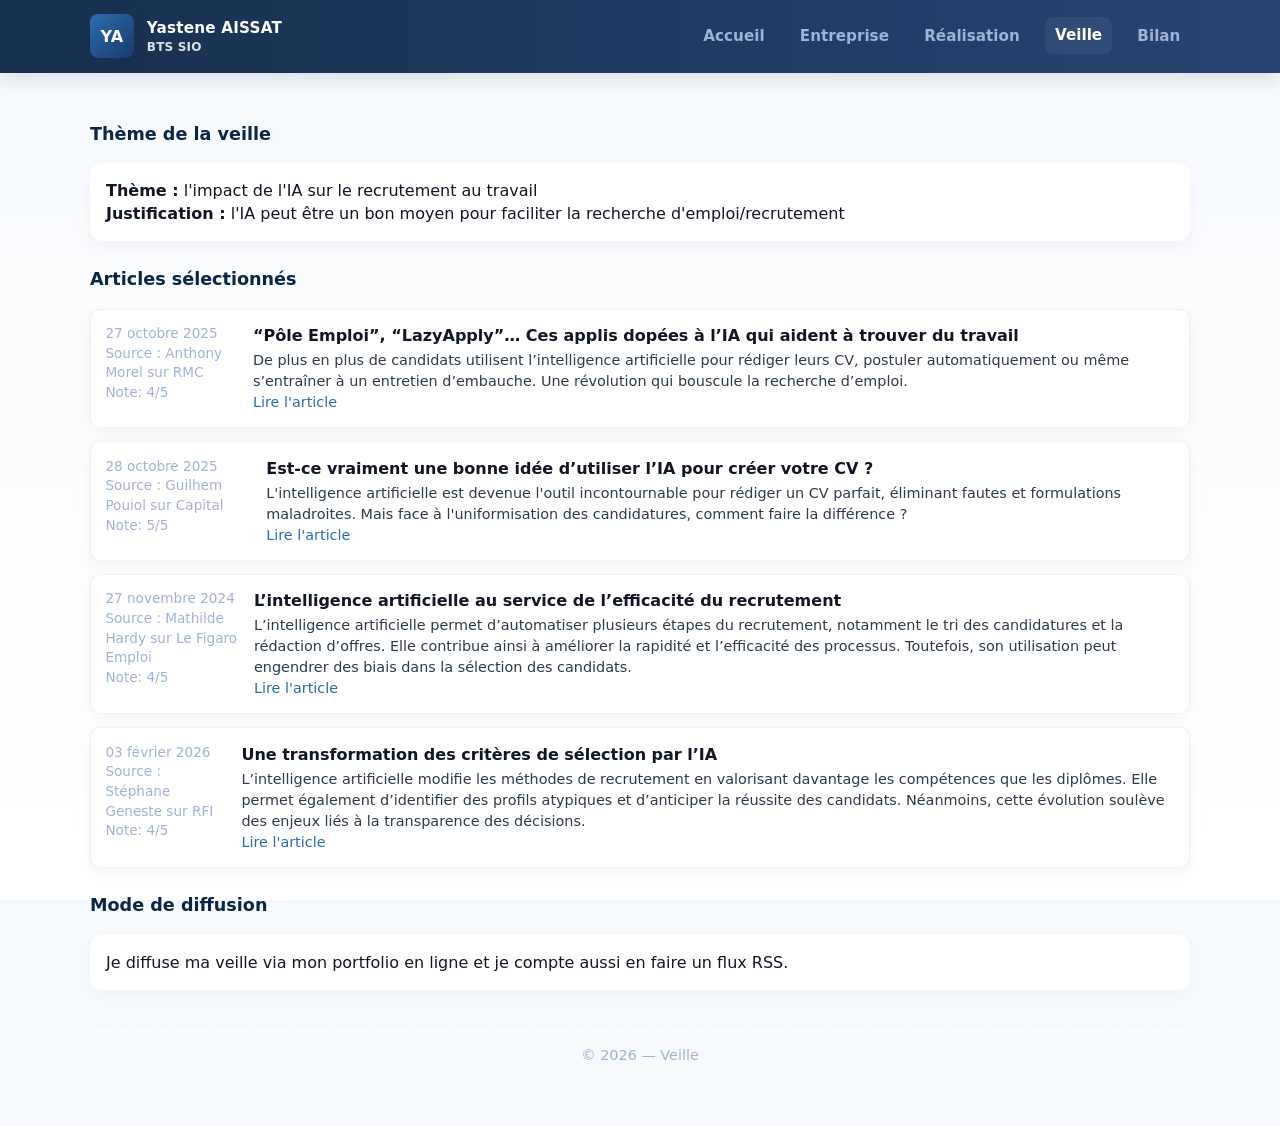
<file: veille.html>
<!--outil pour la veille-->
<!doctype html>

<html lang="fr">
<head>
  <meta charset="utf-8" />
  <meta name="viewport" content="width=device-width,initial-scale=1" />
  <title>Portfolio — Veille</title>
  <link rel="stylesheet" href="style.css">
</head>
<body>
  <nav class="navbar">
    <div class="nav-inner">
      <div class="brand">
        <div class="logo">YA</div>
        <div><div style="font-size:0.95rem">Yastene AISSAT</div><div style="font-size:0.75rem;color:rgba(255,255,255,0.85)">BTS SIO</div></div>
      </div>

      <div class="nav-links">
        <a href="index.html">Accueil</a>
        <a href="entreprise.html">Entreprise</a>
        <a href="realisations.html">Réalisation</a>
        <a href="veille.html" class="active">Veille</a>
        <a href="bilan.html">Bilan</a>
      </div>
    </div>
  </nav>

  <main class="container" style="padding-top:96px">
    <div class="section">
      <h2>Thème de la veille</h2>
      <div class="card" style="margin-top:0.6rem">
        <p><strong>Thème :</strong> l'impact de l'IA sur le recrutement au travail</p>
        <p><strong>Justification :</strong> l'IA peut être un bon moyen pour faciliter la recherche d'emploi/recrutement</p>
      </div>
    </div>

    <div class="section">
      <h2>Articles sélectionnés</h2>
      <div style="margin-top:0.6rem;display:flex;flex-direction:column;gap:0.8rem">
        <article class="article card">
          <div class="meta">
            <div>27 octobre 2025</div>
            <div>Source : Anthony Morel sur RMC</div>
            <div>Note: 4/5</div>
          </div>
          <div class="content">
            <h4>“Pôle Emploi”, “LazyApply”… Ces applis dopées à l’IA qui aident à trouver du travail</h4>
            <p>De plus en plus de candidats utilisent l’intelligence artificielle pour rédiger leurs CV, postuler automatiquement ou même s’entraîner à un entretien d’embauche. Une révolution qui bouscule la recherche d’emploi.</p>
            <p><a href="https://rmc.bfmtv.com/actualites/tech/popole-emploi-lazy-apply-ces-applis-dopees-a-l-ia-qui-aident-a-trouver-du-travail_AV-202510270667.html" style="color:var(--accent);text-decoration:none">Lire l'article</a></p>
          </div>
        </article>

        <article class="article card">
          <div class="meta">
            <div>28 octobre 2025</div>
            <div>Source : Guilhem Pouiol sur Capital</div>
            <div>Note: 5/5</div>
          </div>
          <div class="content">
            <h4>Est-ce vraiment une bonne idée d’utiliser l’IA pour créer votre CV ?</h4>
            <p>L'intelligence artificielle est devenue l'outil incontournable pour rédiger un CV parfait, éliminant fautes et formulations maladroites. Mais face à l'uniformisation des candidatures, comment faire la différence ?</p>
            <p><a href="https://www.capital.fr/votre-carriere/recrutement-est-ce-vraiment-une-bonne-idee-dutiliser-lia-pour-creer-votre-cv-1520152" style="color:var(--accent);text-decoration:none">Lire l'article</a></p>
          </div>
        </article>

        <article class="article card">
          <div class="meta">
            <div>27 novembre 2024</div>
            <div>Source : Mathilde Hardy sur Le Figaro Emploi</div>
            <div>Note: 4/5</div>
          </div>
          <div class="content">
            <h4>L’intelligence artificielle au service de l’efficacité du recrutement</h4>
            <p>L’intelligence artificielle permet d’automatiser plusieurs étapes du recrutement, notamment le tri des candidatures et la rédaction d’offres. Elle contribue ainsi à améliorer la rapidité et l’efficacité des processus. Toutefois, son utilisation peut engendrer des biais dans la sélection des candidats.</p>
            <p><a href="https://recruteur.lefigaro.fr/article/ia-et-recrutement/" style="color:var(--accent);text-decoration:none">Lire l'article</a></p>
          </div>
        </article>

        <article class="article card">
          <div class="meta">
            <div>03 février 2026</div>
            <div>Source : Stéphane Geneste sur RFI</div>
            <div>Note: 4/5</div>
          </div>
          <div class="content">
            <h4>Une transformation des critères de sélection par l’IA</h4>
            <p>L’intelligence artificielle modifie les méthodes de recrutement en valorisant davantage les compétences que les diplômes. Elle permet également d’identifier des profils atypiques et d’anticiper la réussite des candidats. Néanmoins, cette évolution soulève des enjeux liés à la transparence des décisions.</p>
            <p><a href="https://www.rfi.fr/fr/podcasts/aujourd-hui-l-%C3%A9conomie/20260203-ia-et-recrutement-pourquoi-les-entreprises-changent-leurs-crit%C3%A8res-d-embauche?" style="color:var(--accent);text-decoration:none">Lire l'article</a></p>
          </div>
        </article>
      </div>
    </div>

    <div class="section">
      <h2>Mode de diffusion</h2>
      <div class="card" style="margin-top:0.6rem">
        <p>Je diffuse ma veille via mon portfolio en ligne et je compte aussi en faire un flux RSS.</p>
      </div>
    </div>

    <div class="footer">
      © <span id="year4"></span> — Veille
    </div>
  </main>

  <script>document.getElementById('year4').textContent = new Date().getFullYear();</script>
</body>
</html>
</file>
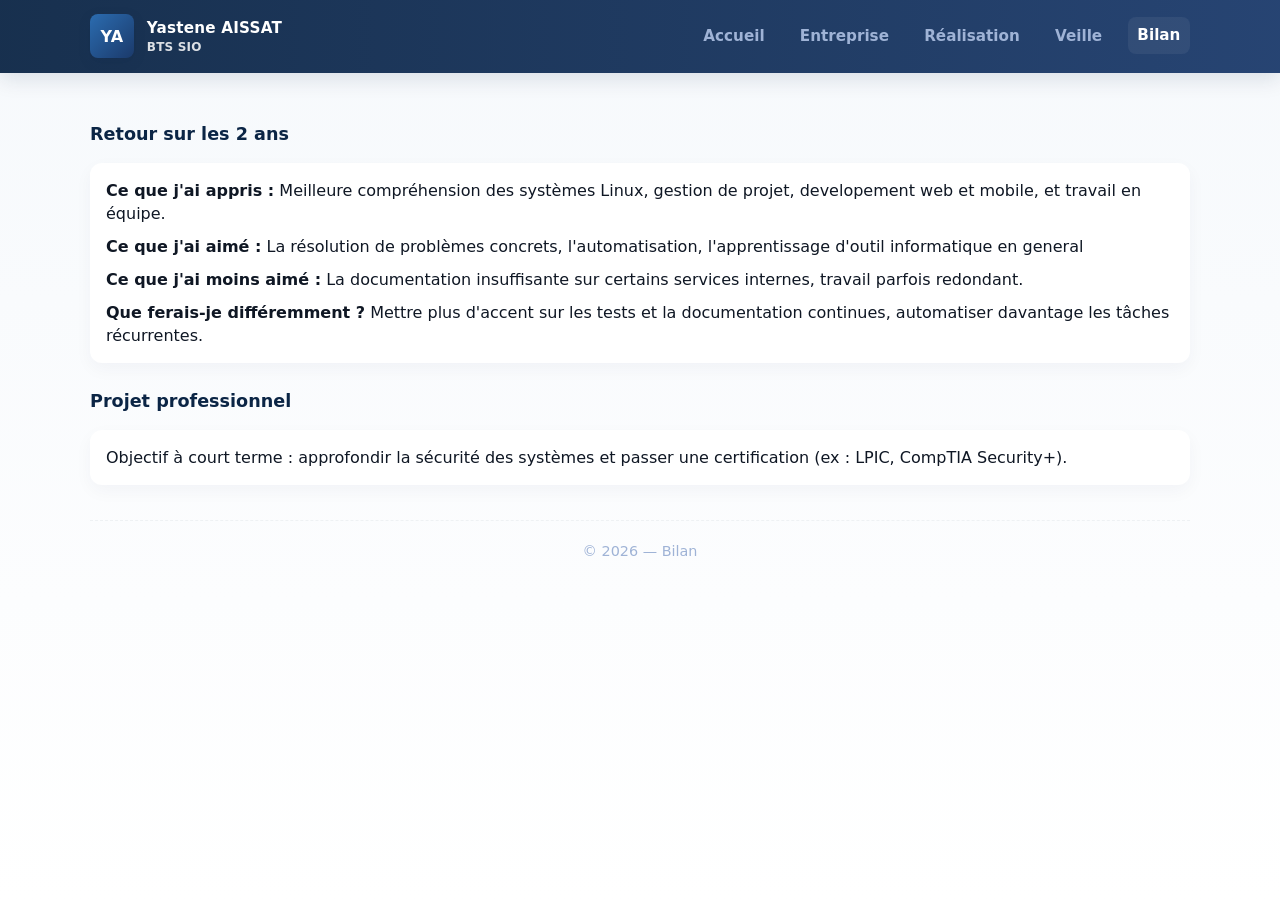
<file: Portfolio-main/bilan.html>
<!doctype html>
<html lang="fr">
<head>
  <meta charset="utf-8" />
  <meta name="viewport" content="width=device-width,initial-scale=1" />
  <title>Portfolio — Bilan</title>
  <link rel="stylesheet" href="style.css">
</head>
<body>
  <nav class="navbar">
    <div class="nav-inner">
      <div class="brand">
        <div class="logo">YA</div>
        <div><div style="font-size:0.95rem">Yastene AISSAT</div><div style="font-size:0.75rem;color:rgba(255,255,255,0.85)">BTS SIO</div></div>
      </div>

      <div class="nav-links">
        <a href="index.html">Accueil</a>
        <a href="entreprise.html">Entreprise</a>
        <a href="realisations.html">Réalisation</a>
        <a href="veille.html">Veille</a>
        <a href="bilan.html" class="active">Bilan</a>
      </div>
    </div>
  </nav>

  <main class="container" style="padding-top:96px">
    <div class="section">
      <h2>Retour sur les 2 ans</h2>
      <div class="card" style="margin-top:0.6rem">
        <p><strong>Ce que j'ai appris :</strong> Meilleure compréhension des systèmes Linux, gestion de projet, developement web et mobile, et travail en équipe.</p>

        <p style="margin-top:0.6rem"><strong>Ce que j'ai aimé :</strong> La résolution de problèmes concrets, l'automatisation, l'apprentissage d'outil informatique en general</p>

        <p style="margin-top:0.6rem"><strong>Ce que j'ai moins aimé :</strong> La documentation insuffisante sur certains services internes, travail parfois redondant.</p>

        <p style="margin-top:0.6rem"><strong>Que ferais-je différemment ?</strong> Mettre plus d'accent sur les tests et la documentation continues, automatiser davantage les tâches récurrentes.</p>
      </div>
    </div>

    <div class="section">
      <h2>Projet professionnel</h2>
      <div class="card" style="margin-top:0.6rem">
        <p>Objectif à court terme : approfondir la sécurité des systèmes et passer une certification (ex : LPIC, CompTIA Security+).</p>
      </div>
    </div>

    <div class="footer">
      © <span id="year5"></span> — Bilan
    </div>
  </main>

  <script>document.getElementById('year5').textContent = new Date().getFullYear();</script>
</body>
</html>
</file>
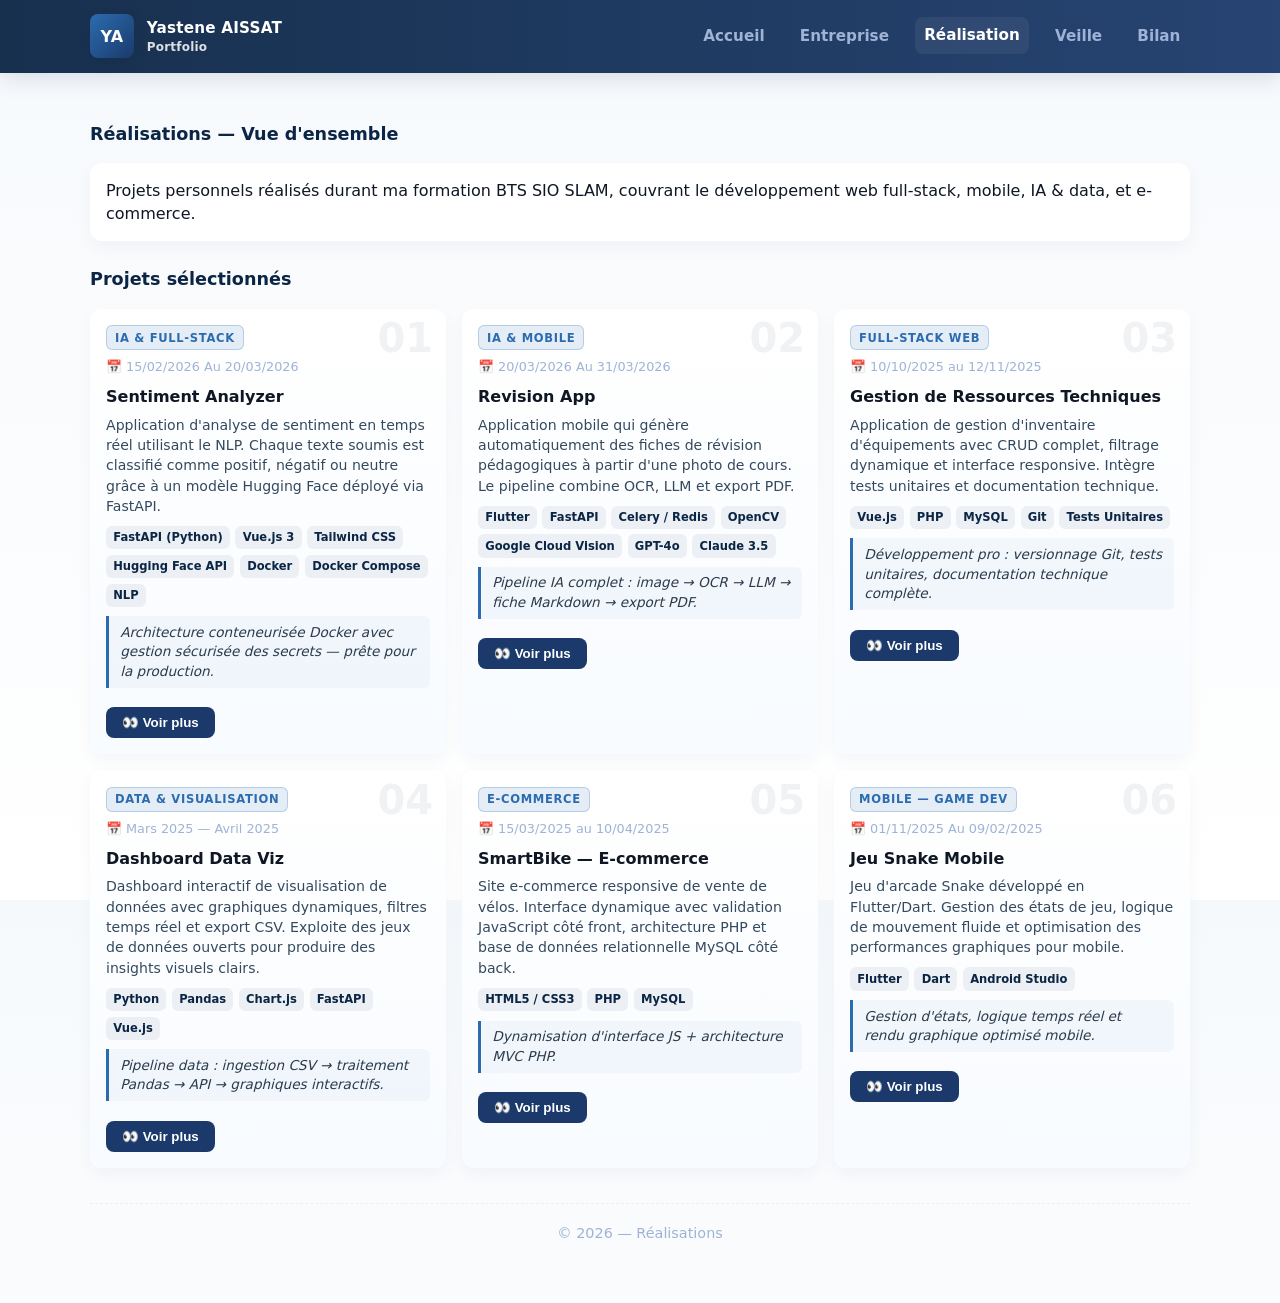
<file: Portfolio-main/realisations.html>
<!doctype html>
<html lang="fr">
<head>
  <meta charset="utf-8" />
  <meta name="viewport" content="width=device-width,initial-scale=1" />
  <title>Portfolio — Réalisations</title>
  <link rel="stylesheet" href="style.css">
  <style>
    .project-badge {
      display: inline-block;
      font-size: 0.72rem;
      font-weight: 700;
      letter-spacing: 0.06em;
      text-transform: uppercase;
      background: rgba(43,108,176,0.12);
      color: var(--accent);
      border: 1px solid rgba(43,108,176,0.25);
      border-radius: 6px;
      padding: 0.2rem 0.5rem;
      margin-bottom: 0.5rem;
    }
    .project-date {
      font-size: 0.8rem;
      color: var(--muted);
      margin-bottom: 0.5rem;
      display: flex;
      align-items: center;
      gap: 0.3rem;
    }
    .project-tags {
      display: flex;
      flex-wrap: wrap;
      gap: 0.35rem;
      margin: 0.6rem 0;
    }
    .project-tag {
      font-size: 0.72rem;
      font-weight: 600;
      background: rgba(11,37,69,0.06);
      color: var(--navy);
      border-radius: 6px;
      padding: 0.2rem 0.45rem;
    }
    .project-quote {
      border-left: 3px solid var(--accent);
      padding: 0.4rem 0.7rem;
      font-style: italic;
      font-size: 0.85rem;
      color: #2b3b4a;
      margin: 0.6rem 0;
      background: rgba(43,108,176,0.04);
      border-radius: 0 6px 6px 0;
    }
    .project-num {
      position: absolute;
      top: 0.6rem;
      right: 0.8rem;
      font-size: 2.5rem;
      font-weight: 900;
      color: rgba(11,37,69,0.06);
      line-height: 1;
      pointer-events: none;
    }
    .project {
      position: relative;
      overflow: hidden;
    }
    .projects {
      display: grid;
      grid-template-columns: repeat(3, 1fr);
      gap: 1rem;
    }
    @media(max-width:900px){.projects{grid-template-columns:repeat(2,1fr)}}
    @media(max-width:600px){.projects{grid-template-columns:1fr}}
  </style>
</head>
<body>
  <nav class="navbar" role="navigation">
    <div class="nav-inner">
      <div class="brand">
        <div class="logo">YA</div>
        <div><div style="font-size:0.95rem">Yastene AISSAT</div><div style="font-size:0.75rem;color:rgba(255,255,255,0.85)">Portfolio</div></div>
      </div>
      <div class="nav-links">
        <a href="index.html">Accueil</a>
        <a href="entreprise.html">Entreprise</a>
        <a href="realisations.html" class="active">Réalisation</a>
        <a href="veille.html">Veille</a>
        <a href="bilan.html">Bilan</a>
      </div>
    </div>
  </nav>

  <main class="container" style="padding-top:96px">
    <div class="section">
      <h2>Réalisations — Vue d'ensemble</h2>
      <div class="card" style="margin-top:0.6rem">
        <p>Projets personnels réalisés durant ma formation BTS SIO SLAM, couvrant le développement web full-stack, mobile, IA & data, et e-commerce.</p>
      </div>
    </div>

    <div class="section">
      <h2>Projets sélectionnés</h2>
      <div class="projects" style="margin-top:0.6rem">

        <!-- Projet 1 — Sentiment Analyzer -->
        <article class="project card">
          <span class="project-num">01</span>
          <div class="project-badge">IA & Full-Stack</div>
          <div class="project-date">📅 15/02/2026 Au 20/03/2026</div>
          <h3>Sentiment Analyzer</h3>
          <p style="font-size:0.88rem;color:#34495e;margin:0.4rem 0">Application d'analyse de sentiment en temps réel utilisant le NLP. Chaque texte soumis est classifié comme positif, négatif ou neutre grâce à un modèle Hugging Face déployé via FastAPI.</p>
          <div class="project-tags">
            <span class="project-tag">FastAPI (Python)</span>
            <span class="project-tag">Vue.js 3</span>
            <span class="project-tag">Tailwind CSS</span>
            <span class="project-tag">Hugging Face API</span>
            <span class="project-tag">Docker</span>
            <span class="project-tag">Docker Compose</span>
            <span class="project-tag">NLP</span>
          </div>
          <div class="project-quote">Architecture conteneurisée Docker avec gestion sécurisée des secrets — prête pour la production.</div>
          <button class="voir-plus" onclick="openPopup('popup-sentiment')">👀 Voir plus</button>

          <div id="popup-sentiment" class="popup" aria-hidden="true">
            <div class="popup-content">
              <span class="close" onclick="closePopup('popup-sentiment')">&times;</span>
              <h3>Sentiment Analyzer — Aperçu complet</h3>
              <div class="project-badge">IA & Full-Stack</div>
              <p style="margin-top:0.6rem">Application d'analyse de sentiment en temps réel utilisant le NLP.</p>
              <p style="margin-top:0.6rem;font-weight:600">📅 15/02/2026 Au 20/03/2026</p>
              <p style="margin-top:0.6rem;font-weight:600">Rôle : Développement complet (backend IA + frontend)</p>
              <p style="margin-top:0.6rem;font-weight:600">Projet individuel</p>
              <div class="popup-section">
                <h4>🔑 Points clés</h4>
                <ul style="text-align:left;margin-top:0.5rem;line-height:1.8;font-size:0.9rem">
                  <li>→ Analyse NLP en temps réel (Positif / Négatif / Neutre)</li>
                  <li>→ Pipeline Hugging Face Inference API</li>
                  <li>→ Variables d'environnement sécurisées</li>
                  <li>→ Architecture microservices conteneurisée</li>
                </ul>
              </div>
            </div>
          </div>
        </article>

        <!-- Projet 2 — Revision App -->
        <article class="project card">
          <span class="project-num">02</span>
          <div class="project-badge">IA & Mobile</div>
          <div class="project-date">📅 20/03/2026 Au 31/03/2026</div>
          <h3>Revision App</h3>
          <p style="font-size:0.88rem;color:#34495e;margin:0.4rem 0">Application mobile qui génère automatiquement des fiches de révision pédagogiques à partir d'une photo de cours. Le pipeline combine OCR, LLM et export PDF.</p>
          <div class="project-tags">
            <span class="project-tag">Flutter</span>
            <span class="project-tag">FastAPI</span>
            <span class="project-tag">Celery / Redis</span>
            <span class="project-tag">OpenCV</span>
            <span class="project-tag">Google Cloud Vision</span>
            <span class="project-tag">GPT-4o</span>
            <span class="project-tag">Claude 3.5</span>
          </div>
          <div class="project-quote">Pipeline IA complet : image → OCR → LLM → fiche Markdown → export PDF.</div>
          <button class="voir-plus" onclick="openPopup('popup-revision')">👀 Voir plus</button>

          <div id="popup-revision" class="popup" aria-hidden="true">
            <div class="popup-content">
              <span class="close" onclick="closePopup('popup-revision')">&times;</span>
              <h3>Revision App — Aperçu complet</h3>
              <div class="project-badge">IA & Mobile</div>
              <p style="margin-top:0.6rem">Génération automatique de fiches de révision par photo de cours.</p>
              <p style="margin-top:0.6rem;font-weight:600">📅 20/03/2026 Au 31/03/2026</p>
              <p style="margin-top:0.6rem;font-weight:600">Rôle : Développement complet (mobile + backend IA)</p>
              <p style="margin-top:0.6rem;font-weight:600">Projet individuel</p>
              <div class="popup-section">
                <h4>🔑 Pipeline IA</h4>
                <p style="font-size:0.9rem;margin-top:0.4rem">Image prise en photo → OCR (Google Cloud Vision / OpenCV) → LLM (GPT-4o / Claude 3.5) → Fiche Markdown → Export PDF</p>
              </div>
            </div>
          </div>
        </article>

        <!-- Projet 3 — Gestion de Ressources Techniques -->
        <article class="project card">
          <span class="project-num">03</span>
          <div class="project-badge">Full-Stack Web</div>
          <div class="project-date">📅 10/10/2025 au 12/11/2025</div>
          <h3>Gestion de Ressources Techniques</h3>
          <p style="font-size:0.88rem;color:#34495e;margin:0.4rem 0">Application de gestion d'inventaire d'équipements avec CRUD complet, filtrage dynamique et interface responsive. Intègre tests unitaires et documentation technique.</p>
          <div class="project-tags">
            <span class="project-tag">Vue.js</span>
            <span class="project-tag">PHP</span>
            <span class="project-tag">MySQL</span>
            <span class="project-tag">Git</span>
            <span class="project-tag">Tests Unitaires</span>
          </div>
          <div class="project-quote">Développement pro : versionnage Git, tests unitaires, documentation technique complète.</div>
          <button class="voir-plus" onclick="openPopup('popup-gestion')">👀 Voir plus</button>

          <div id="popup-gestion" class="popup" aria-hidden="true">
            <div class="popup-content">
              <span class="close" onclick="closePopup('popup-gestion')">&times;</span>
              <h3>Gestion de Ressources Techniques — Aperçu complet</h3>
              <div class="project-badge">Full-Stack Web</div>
              <p style="margin-top:0.6rem">Application de gestion d'inventaire avec CRUD complet et interface responsive.</p>
              <p style="margin-top:0.6rem;font-weight:600">📅 10/10/2025 au 12/11/2025</p>
              <p style="margin-top:0.6rem;font-weight:600">Rôle : Développement full-stack</p>
              <p style="margin-top:0.6rem;font-weight:600">Compétences : Vue.js, PHP, MySQL, Git, Tests unitaires</p>
            </div>
          </div>
        </article>

        <!-- Projet 4 — Data Viz -->
        <article class="project card">
          <span class="project-num">04</span>
          <div class="project-badge">Data & Visualisation</div>
          <div class="project-date">📅 Mars 2025 — Avril 2025</div>
          <h3>Dashboard Data Viz</h3>
          <p style="font-size:0.88rem;color:#34495e;margin:0.4rem 0">Dashboard interactif de visualisation de données avec graphiques dynamiques, filtres temps réel et export CSV. Exploite des jeux de données ouverts pour produire des insights visuels clairs.</p>
          <div class="project-tags">
            <span class="project-tag">Python</span>
            <span class="project-tag">Pandas</span>
            <span class="project-tag">Chart.js</span>
            <span class="project-tag">FastAPI</span>
            <span class="project-tag">Vue.js</span>
          </div>
          <div class="project-quote">Pipeline data : ingestion CSV → traitement Pandas → API → graphiques interactifs.</div>
          <button class="voir-plus" onclick="openPopup('popup-dataviz')">👀 Voir plus</button>

          <div id="popup-dataviz" class="popup" aria-hidden="true">
            <div class="popup-content">
              <span class="close" onclick="closePopup('popup-dataviz')">&times;</span>
              <h3>Dashboard Data Viz — Aperçu complet</h3>
              <div class="project-badge">Data & Visualisation</div>
              <p style="margin-top:0.6rem">Dashboard interactif de visualisation de données avec graphiques dynamiques.</p>
              <p style="margin-top:0.6rem;font-weight:600">📅 Mars 2025 — Avril 2025</p>
              <p style="margin-top:0.6rem;font-weight:600">Rôle : Développement complet (data pipeline + frontend)</p>
              <p style="margin-top:0.6rem;font-weight:600">Projet individuel</p>
              <div class="popup-section">
                <h4>🔑 Fonctionnalités</h4>
                <ul style="text-align:left;margin-top:0.5rem;line-height:1.8;font-size:0.9rem">
                  <li>→ Graphiques interactifs (barres, lignes, camembert)</li>
                  <li>→ Filtres dynamiques par période / catégorie</li>
                  <li>→ Export des données en CSV</li>
                  <li>→ API FastAPI pour servir les données</li>
                </ul>
              </div>
            </div>
          </div>
        </article>

        <!-- Projet 5 — SmartBike -->
        <article class="project card">
          <span class="project-num">05</span>
          <div class="project-badge">E-Commerce</div>
          <div class="project-date">📅 15/03/2025 au 10/04/2025</div>
          <h3>SmartBike — E-commerce</h3>
          <p style="font-size:0.88rem;color:#34495e;margin:0.4rem 0">Site e-commerce responsive de vente de vélos. Interface dynamique avec validation JavaScript côté front, architecture PHP et base de données relationnelle MySQL côté back.</p>
          <div class="project-tags">
            <span class="project-tag">HTML5 / CSS3</span>
            <span class="project-tag">PHP</span>
            <span class="project-tag">MySQL</span>
          </div>
          <div class="project-quote">Dynamisation d'interface JS + architecture MVC PHP.</div>
          <button class="voir-plus" onclick="openPopup('popup-smartbike')">👀 Voir plus</button>

          <div id="popup-smartbike" class="popup" aria-hidden="true">
            <div class="popup-content">
              <span class="close" onclick="closePopup('popup-smartbike')">&times;</span>
              <h3>SmartBike — Aperçu complet</h3>
              <div class="project-badge">E-Commerce</div>
              <p style="margin-top:0.6rem">Plateforme e-commerce pour la vente de vélos et accessoires.</p>
              <p style="margin-top:0.6rem;font-weight:600">📅 15/03/2025 au 10/04/2025</p>
              <p style="margin-top:0.6rem;font-weight:600">Rôle : Développement back-end et intégration</p>
              <p style="margin-top:0.6rem;font-weight:600">Compétences : PHP, SQL, HTML, CSS</p>
            </div>
          </div>
        </article>

        <!-- Projet 6 — Jeu Snake Mobile -->
        <article class="project card">
          <span class="project-num">06</span>
          <div class="project-badge">Mobile — Game Dev</div>
          <div class="project-date">📅 01/11/2025 Au 09/02/2025</div>
          <h3>Jeu Snake Mobile</h3>
          <p style="font-size:0.88rem;color:#34495e;margin:0.4rem 0">Jeu d'arcade Snake développé en Flutter/Dart. Gestion des états de jeu, logique de mouvement fluide et optimisation des performances graphiques pour mobile.</p>
          <div class="project-tags">
            <span class="project-tag">Flutter</span>
            <span class="project-tag">Dart</span>
            <span class="project-tag">Android Studio</span>
          </div>
          <div class="project-quote">Gestion d'états, logique temps réel et rendu graphique optimisé mobile.</div>
          <button class="voir-plus" onclick="openPopup('popup-snake')">👀 Voir plus</button>

          <div id="popup-snake" class="popup" aria-hidden="true">
            <div class="popup-content">
              <span class="close" onclick="closePopup('popup-snake')">&times;</span>
              <h3>Jeu Snake Mobile — Aperçu complet</h3>
              <div class="project-badge">Mobile — Game Dev</div>
              <p style="margin-top:0.6rem">Jeu Snake mobile développé en Flutter/Dart.</p>
              <p style="margin-top:0.6rem;font-weight:600">📅 Mai 2025 — Juin 2025</p>
              <p style="margin-top:0.6rem;font-weight:600">Rôle : Développement complet — projet individuel</p>
              <p style="margin-top:0.6rem;font-weight:600">Durée : 3 semaines</p>
              <p style="margin-top:0.6rem;font-weight:600">Compétences : Flutter, Dart, Android Studio</p>
              <div class="popup-section">

                </div>
              </div>
              <div class="popup-section">
                
              </div>
            </div>
          </div>
        </article>



      </div>
    </div>

    <div class="footer">
      © <span id="year3"></span> — Réalisations
    </div>
  </main>

  <script>document.getElementById('year3').textContent = new Date().getFullYear();</script>
  <script>
    function openPopup(id){
      const p = document.getElementById(id);
      if(!p) return;
      p.classList.add('show');
      p.setAttribute('aria-hidden','false');
      document.body.classList.add('no-scroll');
    }
    function closePopup(id){
      const p = document.getElementById(id);
      if(!p) return;
      p.classList.remove('show');
      p.setAttribute('aria-hidden','true');
      setTimeout(()=>{
        if(!document.querySelector('.popup.show')) document.body.classList.remove('no-scroll');
      },200);
    }
    window.addEventListener('click', function(e){
      if(e.target.classList.contains('popup')){
        e.target.classList.remove('show');
        e.target.setAttribute('aria-hidden','true');
        if(!document.querySelector('.popup.show')) document.body.classList.remove('no-scroll');
      }
    });
    window.addEventListener('keydown', function(e){
      if(e.key==='Escape'){
        document.querySelectorAll('.popup.show').forEach(p=>{
          p.classList.remove('show');
          p.setAttribute('aria-hidden','true');
        });
        document.body.classList.remove('no-scroll');
      }
    });
  </script>
</body>
</html>
</file>
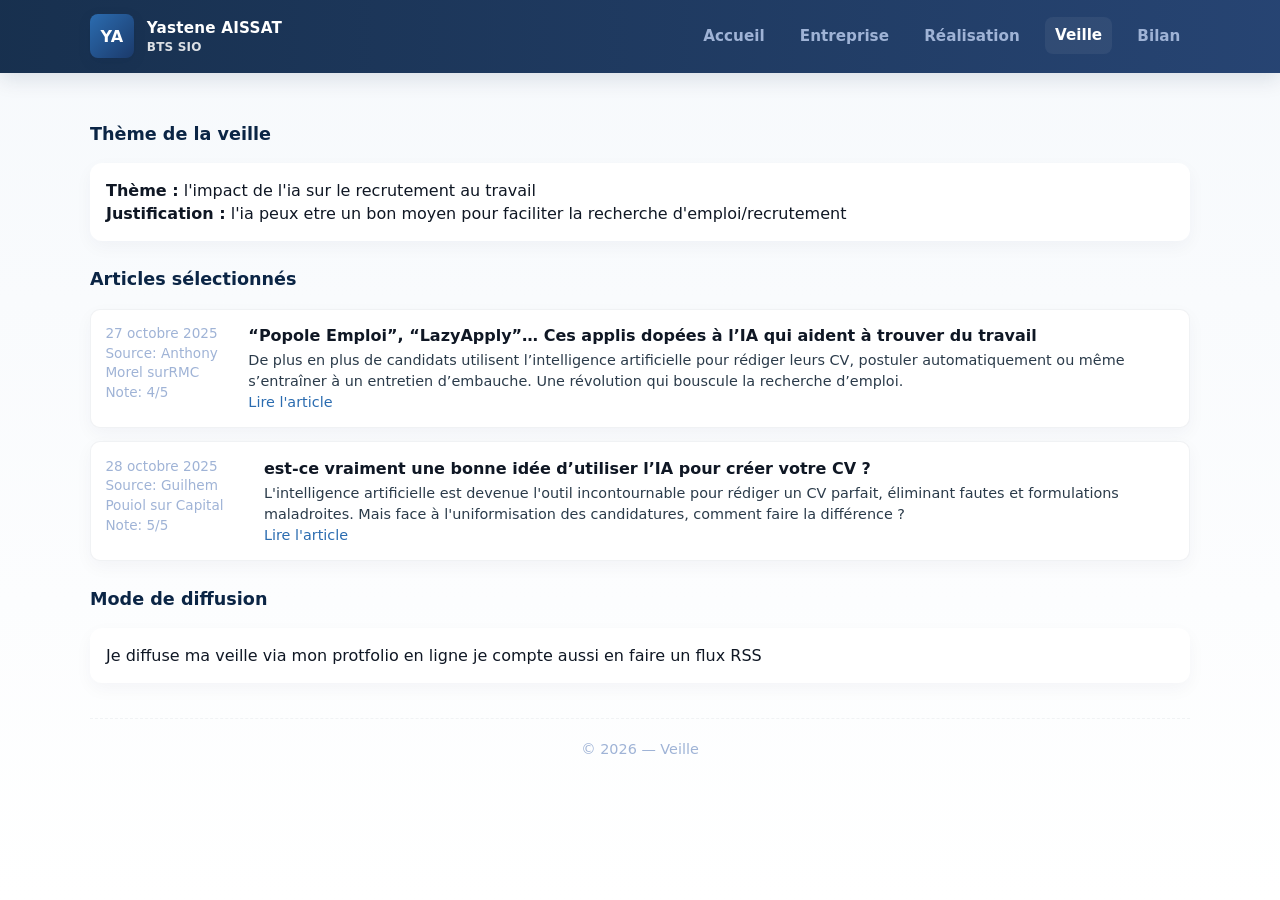
<file: Portfolio-main/veille.html>
<!--outil pour la veille-->
<!doctype html>

<html lang="fr">
<head>
  <meta charset="utf-8" />
  <meta name="viewport" content="width=device-width,initial-scale=1" />
  <title>Portfolio — Veille</title>
  <link rel="stylesheet" href="style.css">
</head>
<body>
  <nav class="navbar">
    <div class="nav-inner">
      <div class="brand">
        <div class="logo">YA</div>
        <div><div style="font-size:0.95rem">Yastene AISSAT</div><div style="font-size:0.75rem;color:rgba(255,255,255,0.85)">BTS SIO</div></div>
      </div>

      <div class="nav-links">
        <a href="index.html">Accueil</a>
        <a href="entreprise.html">Entreprise</a>
        <a href="realisations.html">Réalisation</a>
        <a href="veille.html" class="active">Veille</a>
        <a href="bilan.html">Bilan</a>
      </div>
    </div>
  </nav>

  <main class="container" style="padding-top:96px">
    <div class="section">
      <h2>Thème de la veille</h2>
      <div class="card" style="margin-top:0.6rem">
        <p><strong>Thème :</strong> l'impact de l'ia sur le recrutement au travail</p>
        <p><strong>Justification :</strong> l'ia peux etre un bon moyen pour faciliter la recherche d'emploi/recrutement</p>
      </div>
    </div>

    <div class="section">
      <h2>Articles sélectionnés</h2>
      <div style="margin-top:0.6rem;display:flex;flex-direction:column;gap:0.8rem">
        <article class="article card">
          <div class="meta">
            <div>27 octobre 2025</div>
            <div>Source: Anthony Morel surRMC</div>
            <div>Note: 4/5</div>
          </div>
          <div class="content">
            <h4>“Popole Emploi”, “LazyApply”… Ces applis dopées à l’IA qui aident à trouver du travail</h4>
            <p>De plus en plus de candidats utilisent l’intelligence artificielle pour rédiger leurs CV, postuler automatiquement ou même s’entraîner à un entretien d’embauche. Une révolution qui bouscule la recherche d’emploi.</p>
            <p><a href="https://rmc.bfmtv.com/actualites/tech/popole-emploi-lazy-apply-ces-applis-dopees-a-l-ia-qui-aident-a-trouver-du-travail_AV-202510270667.html" style="color:var(--accent);text-decoration:none">Lire l'article</a></p>
          </div>
        </article>

        <article class="article card">
          <div class="meta">
            <div>28 octobre 2025</div>
            <div>Source: Guilhem Pouiol sur Capital</div>
            <div>Note: 5/5</div>
          </div>
          <div class="content">
            <h4>est-ce vraiment une bonne idée d’utiliser l’IA pour créer votre CV ?</h4>
            <p>L'intelligence artificielle est devenue l'outil incontournable pour rédiger un CV parfait, éliminant fautes et formulations maladroites. Mais face à l'uniformisation des candidatures, comment faire la différence ?</p>
            <p><a href="https://www.capital.fr/votre-carriere/recrutement-est-ce-vraiment-une-bonne-idee-dutiliser-lia-pour-creer-votre-cv-1520152" style="color:var(--accent);text-decoration:none">Lire l'article</a></p>
          </div>
        </article>
      </div>
    </div>

    <div class="section">
      <h2>Mode de diffusion</h2>
      <div class="card" style="margin-top:0.6rem">
        <p>Je diffuse ma veille via mon protfolio en ligne je compte aussi en faire un flux RSS</p>
      </div>
    </div>

    <div class="footer">
      © <span id="year4"></span> — Veille
    </div>
  </main>

  <script>document.getElementById('year4').textContent = new Date().getFullYear();</script>
</body>
</html>
</file>
<file: style.css>
:root{
  --navy:#0b2545;
  --blue:#1b3a6b;
  --accent:#2b6cb0;
  --muted:#9fb3d6;
  --bg:#f6f9fc;
  --card:#ffffff;
  --text:#0f1724;
  --radius:12px;
  --maxw:1100px;
}


*{box-sizing:border-box;margin:0;padding:0}
html,body{height:100%}
body{
  font-family: Inter, system-ui, -apple-system, "Segoe UI", Roboto, "Helvetica Neue", Arial;
  background: linear-gradient(180deg,var(--bg),#ffffff);
  color:var(--text);
  -webkit-font-smoothing:antialiased;
  -moz-osx-font-smoothing:grayscale;
  line-height:1.45;
}


.container{
  width:95%;
  max-width:var(--maxw);
  margin:0 auto;
  padding:2.5rem 0;
}


.navbar{
  position:fixed;
  top:0;
  left:0;
  right:0;
  background:linear-gradient(90deg, rgba(11,37,69,0.95), rgba(27,58,107,0.95));
  color:white;
  z-index:999;
  box-shadow:0 6px 20px rgba(11,37,69,0.12);
}
.nav-inner{
  width:95%;
  max-width:var(--maxw);
  margin:0 auto;
  display:flex;
  align-items:center;
  justify-content:space-between;
  padding:0.9rem 0;
}
.brand{
  display:flex;
  gap:0.8rem;
  align-items:center;
  font-weight:700;
  letter-spacing:0.2px;
}
.brand .logo{
  width:44px;height:44px;border-radius:8px;
  background:linear-gradient(135deg,var(--accent),var(--blue));
  display:flex;align-items:center;justify-content:center;color:white;font-weight:700;
  box-shadow:0 4px 12px rgba(11,37,69,0.2);
}
.nav-links{
  display:flex;
  gap:1rem;
  align-items:center;
}
.nav-links a{
  color:var(--muted);
  text-decoration:none;
  padding:0.45rem 0.6rem;
  border-radius:8px;
  font-weight:600;
  transition:all .18s ease;
  font-size:0.95rem;
}
.nav-links a:hover, .nav-links a.active{
  color:white;
  background:rgba(255,255,255,0.06);
  transform:translateY(-1px);
}


.hero{
  padding-top:92px;
  padding-bottom:2rem;
}
.hero-card{
  background:linear-gradient(180deg, rgba(255,255,255,0.6), rgba(255,255,255,0.9));
  border-radius:var(--radius);
  padding:1.6rem;
  display:flex;
  gap:1.4rem;
  align-items:center;
  box-shadow:0 8px 30px rgba(11,37,69,0.06);
}
.avatar{
  width:110px;height:110px;border-radius:14px;background:var(--navy);
  display:flex;align-items:center;justify-content:center;color:white;font-size:1.6rem;font-weight:700;
  flex-shrink:0;
}
.hero-info h1{font-size:1.45rem;margin-bottom:0.25rem}
.hero-info p.lead{color:var(--navy);font-weight:600;margin-bottom:0.6rem}
.chips{display:flex;gap:0.5rem;flex-wrap:wrap}
.chip{
  background:rgba(43,108,176,0.12);
  color:var(--blue);
  padding:0.35rem 0.6rem;border-radius:999px;font-weight:600;font-size:0.85rem;
}


.section{
  margin-top:1.6rem;
}
.section h2{
  margin-bottom:1rem;
  color:var(--navy);
  font-size:1.1rem;
  display:flex;
  align-items:center;
  gap:0.6rem;
}


.card{
  background:var(--card);
  border-radius:12px;
  padding:1rem;
  box-shadow:0 6px 18px rgba(11,37,69,0.04);
}

.grid-2{
  display:grid;
  grid-template-columns: 1fr 320px;
  gap:1rem;
  align-items:start;
}


@media (max-width:900px){
  .grid-2{grid-template-columns:1fr}
  .nav-links{display:none}
  .hero-card{flex-direction:column;align-items:flex-start}
  .avatar{width:96px;height:96px}
}


.info-list{display:flex;flex-direction:column;gap:0.6rem}
.info-item{display:flex;justify-content:space-between;padding:0.6rem;border-radius:8px;background:linear-gradient(180deg,#fff,#fbfdff);font-size:0.95rem}


.projects{
  display:grid;
  grid-template-columns: repeat(3,1fr);
  gap:1rem;
}
.project{
  padding:1rem;border-radius:12px;background:linear-gradient(180deg,#fff,#f8fbff);
}
.project h3{font-size:1rem;margin-bottom:0.4rem}
.project p{font-size:0.9rem;color:#34495e}


.article{
  display:flex;gap:1rem;padding:0.9rem;border-radius:10px;align-items:flex-start;
  border:1px solid rgba(11,37,69,0.06);
}
.article .meta{min-width:120px;font-size:0.85rem;color:var(--muted)}
.article .content h4{margin-bottom:0.2rem}
.article .content p{font-size:0.9rem;color:#2b3b4a}


.footer{
  margin-top:2.2rem;padding:1.2rem 0;color:var(--muted);font-size:0.9rem;text-align:center;
  border-top:1px dashed rgba(11,37,69,0.05);
}

.kv{display:flex;gap:0.6rem;flex-wrap:wrap}
.kv .item{background:rgba(11,37,69,0.04);padding:0.4rem 0.6rem;border-radius:8px;font-weight:600}

@media (max-width:1200px){
  .projects{grid-template-columns:repeat(2,1fr)}
}
@media (max-width:700px){
  .projects{grid-template-columns:1fr}
  .hero-info h1{font-size:1.2rem}
}
.project-img {
  width: 100%;
  height: auto;             
  object-fit: contain;      
  border-radius: 10px;
  margin-bottom: 0.8rem;
  background-color: #f4f6fa; 
  box-shadow: 0 4px 12px rgba(11, 37, 69, 0.1);
  display: block;
}
/* --- Popup Voir plus --- */
.voir-plus {
  display: inline-block;
  background: var(--blue);
  color: white;
  border: none;
  padding: 0.5rem 1rem;
  border-radius: 8px;
  cursor: pointer;
  font-weight: 600;
  margin-top: 0.6rem;
  transition: background 0.2s;
}

.voir-plus:hover {
  background: var(--accent);
}

/* Conteneur du popup */
.popup {
  display: none;
  position: fixed;
  z-index: 1000;
  left: 0;
  top: 0;
  width: 100%;
  height: 100%;
  background-color: rgba(11, 37, 69, 0.7);
  overflow-y: auto;
  backdrop-filter: blur(4px);
}

/* Smooth fade for popup overlay and prevent background scroll when open */
.popup{opacity:0;transition:opacity .18s ease}
.popup.show{display:block;opacity:1}
body.no-scroll{overflow:hidden}

/* Contenu du popup */
.popup-content {
  background: white;
  border-radius: 12px;
  max-width: 800px;
  margin: 5% auto;
  padding: 1.5rem;
  text-align: center;
  box-shadow: 0 8px 30px rgba(0,0,0,0.25);
  animation: popupIn 0.3s ease;
}

.close {
  color: var(--navy);
  float: right;
  font-size: 1.6rem;
  cursor: pointer;
}

.popup-section {
  margin-top: 1rem;
}

.pdf-viewer {
  width: 100%;
  height: 400px;
  border: none;
  border-radius: 8px;
  box-shadow: 0 4px 12px rgba(0,0,0,0.1);
}

.popup-images {
  display: flex;
  flex-wrap: wrap;
  justify-content: center;
  gap: 0.8rem;
  margin-top: 1rem;
}

.popup-images img {
  width: min(48%, 100%);
  max-width: 560px;
  border-radius: 10px;
  box-shadow: 0 4px 12px rgba(0,0,0,0.1);
}

@keyframes popupIn {
  from { transform: scale(0.9); opacity: 0; }
  to { transform: scale(1); opacity: 1; }
}

@media (max-width:900px){.skills-grid{grid-template-columns:repeat(2,1fr)!important}}
@media (max-width:600px){.skills-grid{grid-template-columns:1fr!important}}
</file>
<file: Portfolio-main/style.css>
:root{
  --navy:#0b2545;
  --blue:#1b3a6b;
  --accent:#2b6cb0;
  --muted:#9fb3d6;
  --bg:#f6f9fc;
  --card:#ffffff;
  --text:#0f1724;
  --radius:12px;
  --maxw:1100px;
}


*{box-sizing:border-box;margin:0;padding:0}
html,body{height:100%}
body{
  font-family: Inter, system-ui, -apple-system, "Segoe UI", Roboto, "Helvetica Neue", Arial;
  background: linear-gradient(180deg,var(--bg),#ffffff);
  color:var(--text);
  -webkit-font-smoothing:antialiased;
  -moz-osx-font-smoothing:grayscale;
  line-height:1.45;
}


.container{
  width:95%;
  max-width:var(--maxw);
  margin:0 auto;
  padding:2.5rem 0;
}


.navbar{
  position:fixed;
  top:0;
  left:0;
  right:0;
  background:linear-gradient(90deg, rgba(11,37,69,0.95), rgba(27,58,107,0.95));
  color:white;
  z-index:999;
  box-shadow:0 6px 20px rgba(11,37,69,0.12);
}
.nav-inner{
  width:95%;
  max-width:var(--maxw);
  margin:0 auto;
  display:flex;
  align-items:center;
  justify-content:space-between;
  padding:0.9rem 0;
}
.brand{
  display:flex;
  gap:0.8rem;
  align-items:center;
  font-weight:700;
  letter-spacing:0.2px;
}
.brand .logo{
  width:44px;height:44px;border-radius:8px;
  background:linear-gradient(135deg,var(--accent),var(--blue));
  display:flex;align-items:center;justify-content:center;color:white;font-weight:700;
  box-shadow:0 4px 12px rgba(11,37,69,0.2);
}
.nav-links{
  display:flex;
  gap:1rem;
  align-items:center;
}
.nav-links a{
  color:var(--muted);
  text-decoration:none;
  padding:0.45rem 0.6rem;
  border-radius:8px;
  font-weight:600;
  transition:all .18s ease;
  font-size:0.95rem;
}
.nav-links a:hover, .nav-links a.active{
  color:white;
  background:rgba(255,255,255,0.06);
  transform:translateY(-1px);
}


.hero{
  padding-top:92px;
  padding-bottom:2rem;
}
.hero-card{
  background:linear-gradient(180deg, rgba(255,255,255,0.6), rgba(255,255,255,0.9));
  border-radius:var(--radius);
  padding:1.6rem;
  display:flex;
  gap:1.4rem;
  align-items:center;
  box-shadow:0 8px 30px rgba(11,37,69,0.06);
}
.avatar{
  width:110px;height:110px;border-radius:14px;background:var(--navy);
  display:flex;align-items:center;justify-content:center;color:white;font-size:1.6rem;font-weight:700;
  flex-shrink:0;
}
.hero-info h1{font-size:1.45rem;margin-bottom:0.25rem}
.hero-info p.lead{color:var(--navy);font-weight:600;margin-bottom:0.6rem}
.chips{display:flex;gap:0.5rem;flex-wrap:wrap}
.chip{
  background:rgba(43,108,176,0.12);
  color:var(--blue);
  padding:0.35rem 0.6rem;border-radius:999px;font-weight:600;font-size:0.85rem;
}


.section{
  margin-top:1.6rem;
}
.section h2{
  margin-bottom:1rem;
  color:var(--navy);
  font-size:1.1rem;
  display:flex;
  align-items:center;
  gap:0.6rem;
}


.card{
  background:var(--card);
  border-radius:12px;
  padding:1rem;
  box-shadow:0 6px 18px rgba(11,37,69,0.04);
}

.grid-2{
  display:grid;
  grid-template-columns: 1fr 320px;
  gap:1rem;
  align-items:start;
}


@media (max-width:900px){
  .grid-2{grid-template-columns:1fr}
  .nav-links{display:none}
  .hero-card{flex-direction:column;align-items:flex-start}
  .avatar{width:96px;height:96px}
}


.info-list{display:flex;flex-direction:column;gap:0.6rem}
.info-item{display:flex;justify-content:space-between;padding:0.6rem;border-radius:8px;background:linear-gradient(180deg,#fff,#fbfdff);font-size:0.95rem}


.projects{
  display:grid;
  grid-template-columns: repeat(3,1fr);
  gap:1rem;
}
.project{
  padding:1rem;border-radius:12px;background:linear-gradient(180deg,#fff,#f8fbff);
}
.project h3{font-size:1rem;margin-bottom:0.4rem}
.project p{font-size:0.9rem;color:#34495e}


.article{
  display:flex;gap:1rem;padding:0.9rem;border-radius:10px;align-items:flex-start;
  border:1px solid rgba(11,37,69,0.06);
}
.article .meta{min-width:120px;font-size:0.85rem;color:var(--muted)}
.article .content h4{margin-bottom:0.2rem}
.article .content p{font-size:0.9rem;color:#2b3b4a}


.footer{
  margin-top:2.2rem;padding:1.2rem 0;color:var(--muted);font-size:0.9rem;text-align:center;
  border-top:1px dashed rgba(11,37,69,0.05);
}

.kv{display:flex;gap:0.6rem;flex-wrap:wrap}
.kv .item{background:rgba(11,37,69,0.04);padding:0.4rem 0.6rem;border-radius:8px;font-weight:600}

@media (max-width:1200px){
  .projects{grid-template-columns:repeat(2,1fr)}
}
@media (max-width:700px){
  .projects{grid-template-columns:1fr}
  .hero-info h1{font-size:1.2rem}
}
.project-img {
  width: 100%;
  height: auto;             
  object-fit: contain;      
  border-radius: 10px;
  margin-bottom: 0.8rem;
  background-color: #f4f6fa; 
  box-shadow: 0 4px 12px rgba(11, 37, 69, 0.1);
  display: block;
}
/* --- Popup Voir plus --- */
.voir-plus {
  display: inline-block;
  background: var(--blue);
  color: white;
  border: none;
  padding: 0.5rem 1rem;
  border-radius: 8px;
  cursor: pointer;
  font-weight: 600;
  margin-top: 0.6rem;
  transition: background 0.2s;
}

.voir-plus:hover {
  background: var(--accent);
}

/* Conteneur du popup */
.popup {
  display: none;
  position: fixed;
  z-index: 1000;
  left: 0;
  top: 0;
  width: 100%;
  height: 100%;
  background-color: rgba(11, 37, 69, 0.7);
  overflow-y: auto;
  backdrop-filter: blur(4px);
}

/* Smooth fade for popup overlay and prevent background scroll when open */
.popup{opacity:0;transition:opacity .18s ease}
.popup.show{display:block;opacity:1}
body.no-scroll{overflow:hidden}

/* Contenu du popup */
.popup-content {
  background: white;
  border-radius: 12px;
  max-width: 800px;
  margin: 5% auto;
  padding: 1.5rem;
  text-align: center;
  box-shadow: 0 8px 30px rgba(0,0,0,0.25);
  animation: popupIn 0.3s ease;
}

.close {
  color: var(--navy);
  float: right;
  font-size: 1.6rem;
  cursor: pointer;
}

.popup-section {
  margin-top: 1rem;
}

.pdf-viewer {
  width: 100%;
  height: 400px;
  border: none;
  border-radius: 8px;
  box-shadow: 0 4px 12px rgba(0,0,0,0.1);
}

.popup-images {
  display: flex;
  flex-wrap: wrap;
  justify-content: center;
  gap: 0.8rem;
  margin-top: 1rem;
}

.popup-images img {
  width: 30%;
  border-radius: 10px;
  box-shadow: 0 4px 12px rgba(0,0,0,0.1);
}

@keyframes popupIn {
  from { transform: scale(0.9); opacity: 0; }
  to { transform: scale(1); opacity: 1; }
}

@media (max-width:900px){.skills-grid{grid-template-columns:repeat(2,1fr)!important}}
@media (max-width:600px){.skills-grid{grid-template-columns:1fr!important}}
</file>
